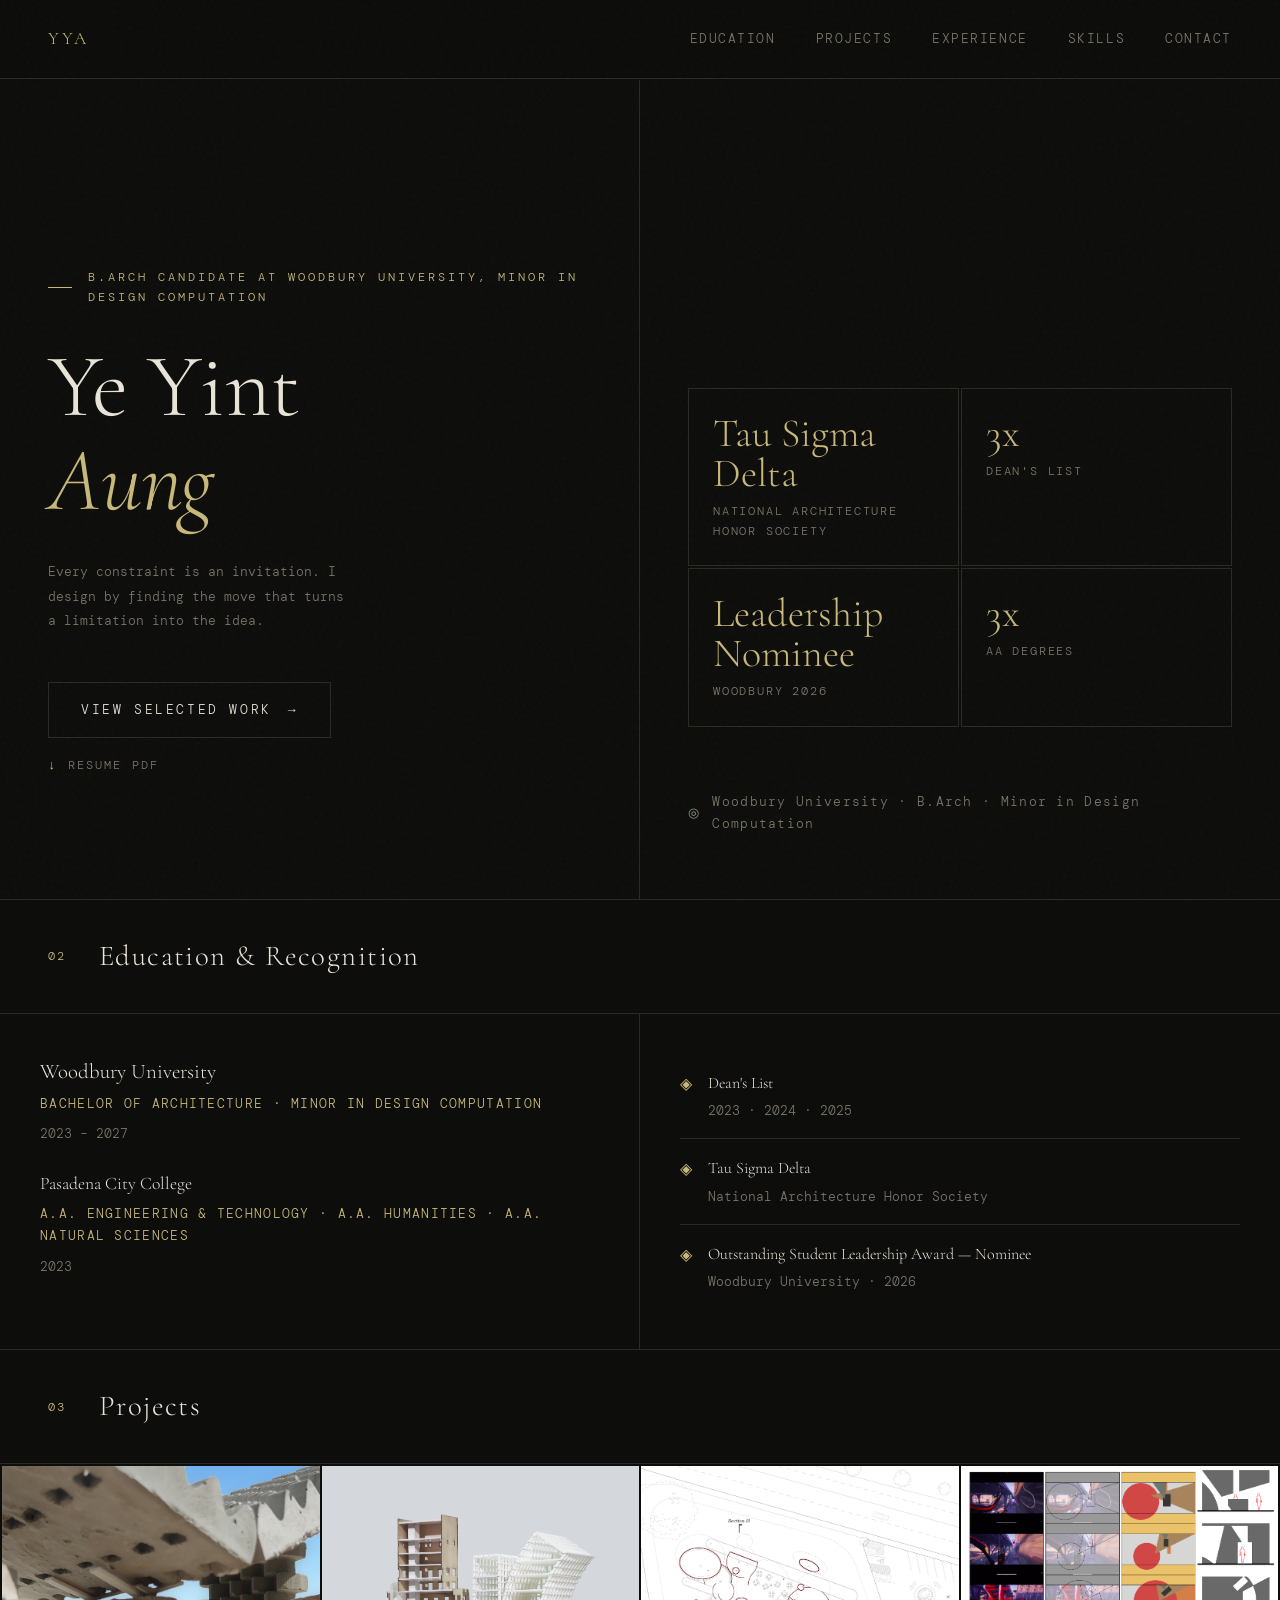
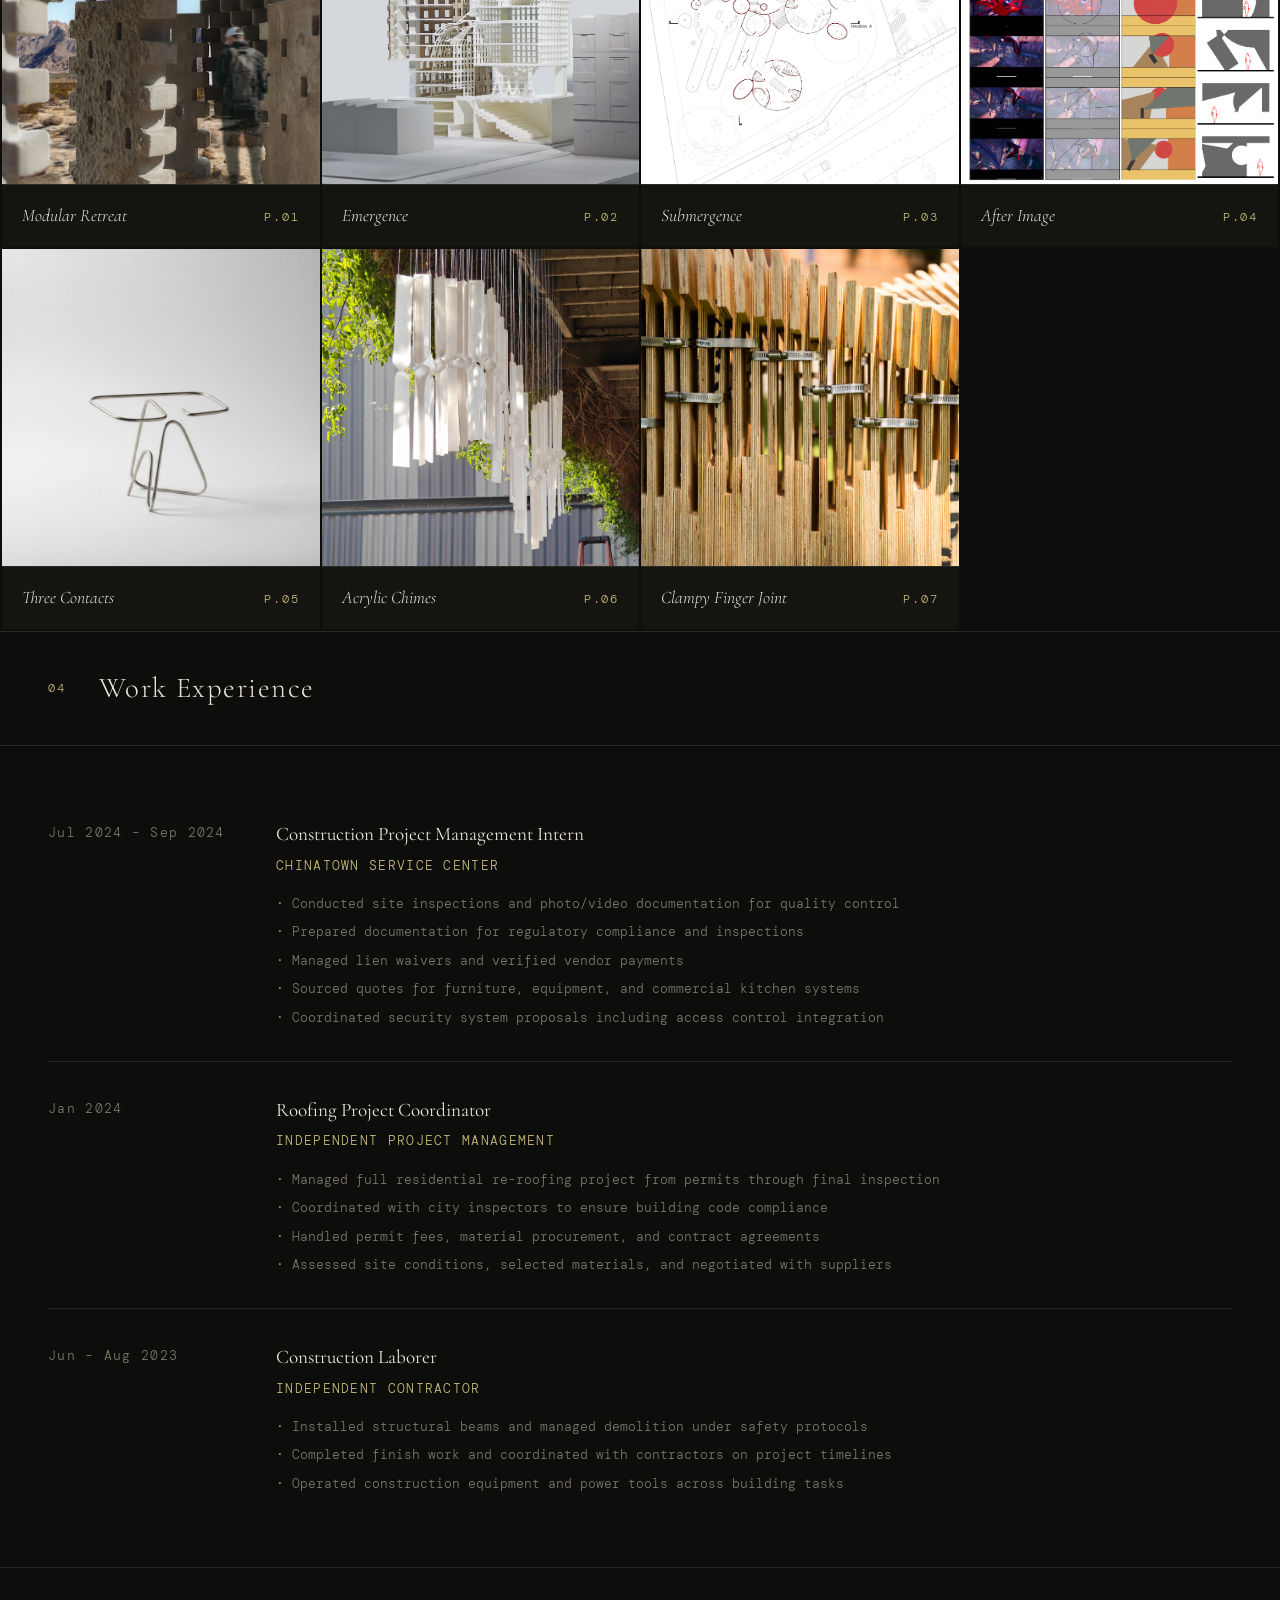
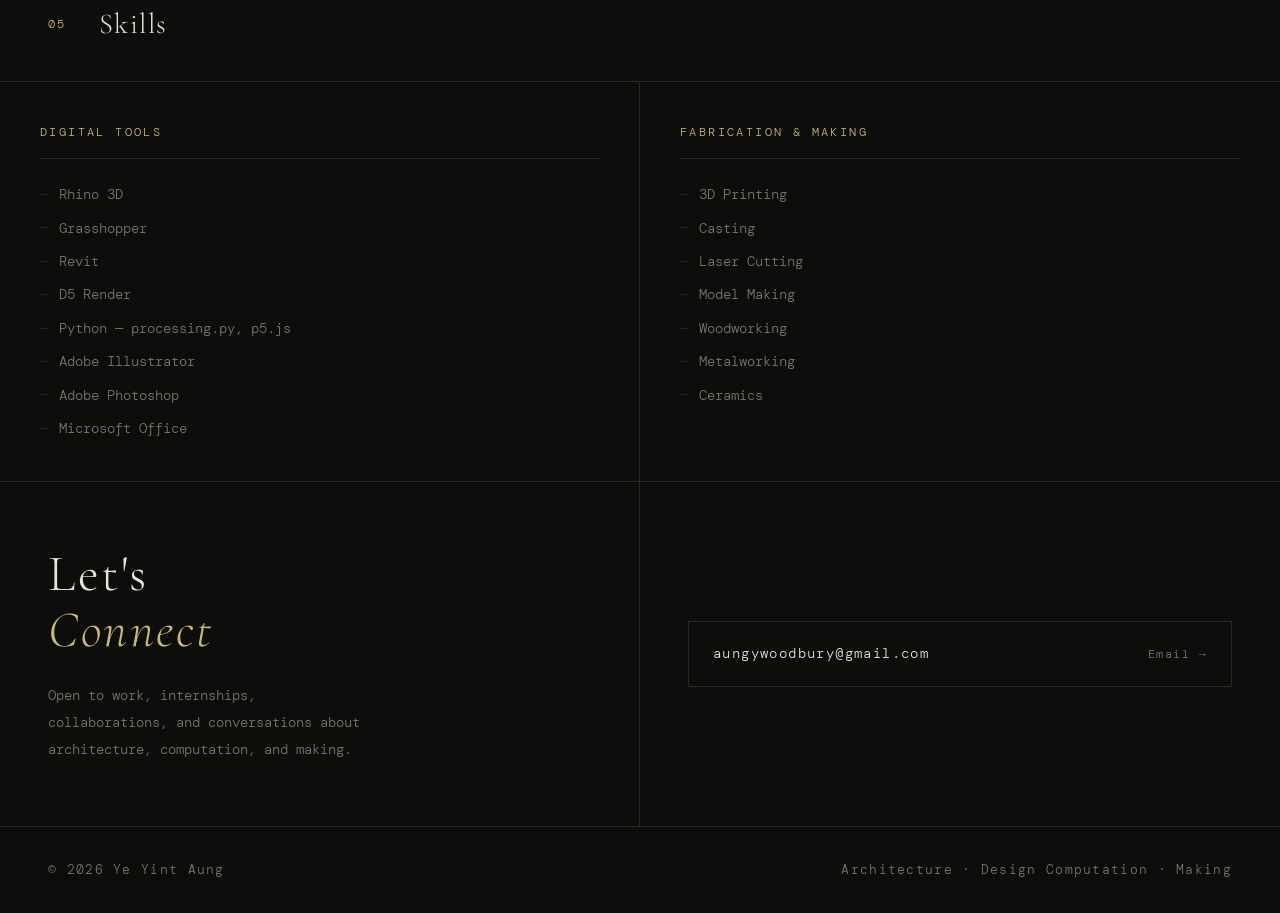
<file: index.html>
<!DOCTYPE html>
<html lang="en">
<head>
  <meta charset="UTF-8"/>
  <meta name="viewport" content="width=device-width, initial-scale=1.0"/>
  <title>Ye Yint Aung — Architecture Portfolio</title>
  <link href="https://fonts.googleapis.com/css2?family=Cormorant+Garamond:ital,wght@0,300;0,400;0,600;1,300;1,400&family=DM+Mono:wght@300;400&display=swap" rel="stylesheet"/>
  <link rel="stylesheet" href="style.css"/>
  <link rel="icon" type="image/png" href="favicon.png"/>
</head>
<body>

<!-- ══ NAV ══ -->
<nav>
  <a href="index.html" class="nav-logo">YYA</a>
  <div class="nav-links">
    <a href="#education">Education</a>
    <a href="projects.html">Projects</a>
    <a href="#experience">Experience</a>
    <a href="#skills">Skills</a>
    <a href="#contact">Contact</a>
  </div>
  <button class="nav-hamburger" id="nav-hamburger" aria-label="Toggle menu">
    <span></span><span></span><span></span>
  </button>
</nav>

<!-- ══ 01 · INTRODUCTION ══ -->
<section id="hero">
  <div class="hero-left">
    <div class="hero-tag">B.Arch candidate at Woodbury University, Minor in Design Computation</div>
    <h1>Ye Yint<br/><em>Aung</em></h1>
    <p class="hero-desc">
      Every constraint is an invitation. I design by finding the move that turns a limitation into the idea.
    </p>
    <a href="#projects" class="hero-cta">View Selected Work</a>
    <div class="hero-downloads">
      <a href="assets/YeYintAung-Resume.pdf" download class="hero-dl-btn">
        <span class="dl-icon">↓</span> Resume PDF
      </a>
    </div>
  </div>
  <div class="hero-right">
    <div class="hero-stats">
      <div class="stat">
        <div class="stat-num">Tau Sigma Delta</div>
        <div class="stat-label">National Architecture Honor Society</div>
      </div>
      <div class="stat">
        <div class="stat-num">3x</div>
        <div class="stat-label">Dean's List</div>
      </div>
      <div class="stat">
        <div class="stat-num">Leadership Nominee</div>
        <div class="stat-label">Woodbury 2026</div>
      </div>
      <div class="stat">
        <div class="stat-num">3x</div>
        <div class="stat-label">AA Degrees</div>
      </div>
    </div>
    <div class="hero-location">Woodbury University · B.Arch · Minor in Design Computation</div>
  </div>
</section>

<!-- ══ 02 · EDUCATION & RECOGNITION ══ -->
<section id="education">
  <div class="section-header">
    <span class="section-num">02</span>
    <h2>Education &amp; Recognition</h2>
  </div>
  <div class="edu-grid">
    <div class="edu-block">
      <div class="edu-school">Woodbury University</div>
      <div class="edu-degree">Bachelor of Architecture · Minor in Design Computation</div>
      <div class="edu-year">2023 – 2027</div>

      <div class="edu-school" style="font-size:1.1rem;">Pasadena City College</div>
      <div class="edu-degree">A.A. Engineering &amp; Technology · A.A. Humanities · A.A. Natural Sciences</div>
      <div class="edu-year">2023</div>
    </div>
    <div class="edu-block">
      <div class="award-item">
        <div class="award-icon">◈</div>
        <div>
          <div class="award-name">Dean's List</div>
          <div class="award-detail">2023 · 2024 · 2025</div>
        </div>
      </div>
      <div class="award-item">
        <div class="award-icon">◈</div>
        <div>
          <div class="award-name">Tau Sigma Delta</div>
          <div class="award-detail">National Architecture Honor Society</div>
        </div>
      </div>
      <div class="award-item">
        <div class="award-icon">◈</div>
        <div>
          <div class="award-name">Outstanding Student Leadership Award — Nominee</div>
          <div class="award-detail">Woodbury University · 2026</div>
        </div>
      </div>
    </div>
  </div>
</section>

<!-- ══ 03 · PROJECTS ══ -->
<section id="projects">
  <div class="section-header">
    <span class="section-num">03</span>
    <h2>Projects</h2>
  </div>
  <div class="projects-grid">

    <!-- P.01 -->
    <a href="modular-retreat.html" class="project-card">
      <div class="card-image">
        <img src="images/modular-retreat-cover.png.png" alt="Modular Retreat"/>
        <div class="card-overlay">
          <div class="overlay-tag">Modular Retreat</div>
          <p class="overlay-desc">A pavilion for hikers approaching Mount Whitney. Two panel types, 75% perlite mix — the molds become benches.</p>
          <span class="overlay-cta">Tilt-up Concrete · Lone Pine, CA</span>
        </div>
      </div>
      <div class="card-body">
        <div class="card-name">Modular Retreat</div>
        <div class="card-num">P.01</div>
      </div>
    </a>

    <!-- P.02 -->
    <a href="emergence.html" class="project-card">
      <div class="card-image">
        <img src="images/emergence-cover.png.png" alt="Emergence"/>
        <div class="card-overlay">
          <div class="overlay-tag">Emergence</div>
          <p class="overlay-desc">The historic E. Clem Wilson Building reborn as a Center for Art, Media, and Performance. The old structure generates the new.</p>
          <span class="overlay-cta">Adaptive Reuse · Los Angeles, CA</span>
        </div>
      </div>
      <div class="card-body">
        <div class="card-name">Emergence</div>
        <div class="card-num">P.02</div>
      </div>
    </a>

    <!-- P.03 -->
    <a href="submergence.html" class="project-card">
      <div class="card-image">
        <img src="images/submergence-cover.jpg" alt="Submergence"/>
        <div class="card-overlay">
          <div class="overlay-tag">Submergence</div>
          <p class="overlay-desc">An underused pool site reactivated as civic space. A floating canopy shades, collects rainwater, and lets light in across a triangular urban site.</p>
          <span class="overlay-cta">Civic Design · Chinatown, Los Angeles</span>
        </div>
      </div>
      <div class="card-body">
        <div class="card-name">Submergence</div>
        <div class="card-num">P.03</div>
      </div>
    </a>

    <!-- P.04 -->
    <a href="after-image.html" class="project-card">
      <div class="card-image">
        <img src="images/after-image-cover.png" alt="After Image"/>
        <div class="card-overlay">
          <div class="overlay-tag">After Image</div>
          <p class="overlay-desc">A student lounge built from motion. Footage from Spider-Verse tracked, abstracted, and extruded into a geometry frozen mid-glitch.</p>
          <span class="overlay-cta">Student Lounge · Burbank, CA</span>
        </div>
      </div>
      <div class="card-body">
        <div class="card-name">After Image</div>
        <div class="card-num">P.04</div>
      </div>
    </a>

    <!-- P.05 -->
    <a href="three-contacts.html" class="project-card">
      <div class="card-image">
        <img src="images/three-contacts-cover.jpg" alt="Three Contacts"/>
        <div class="card-overlay">
          <div class="overlay-tag">Three Contacts</div>
          <p class="overlay-desc">A bookstand from one continuous cold-rolled steel rod. Three contacts — a point, a curve, and a line.</p>
          <span class="overlay-cta">Object Design</span>
        </div>
      </div>
      <div class="card-body">
        <div class="card-name">Three Contacts</div>
        <div class="card-num">P.05</div>
      </div>
    </a>

    <!-- P.06 -->
    <a href="acrylic-chimes.html" class="project-card">
      <div class="card-image">
        <img src="images/acrylic-chimes-cover.jpg" alt="Acrylic Chimes"/>
        <div class="card-overlay">
          <div class="overlay-tag">Acrylic Chimes</div>
          <p class="overlay-desc">The installation reshapes recycled acrylic into a rhythmic field of chimes that frame fragments of the surrounds, invite tactile interactions, and respond to movement and airflow with subtle sound and shimmer.</p>
          <span class="overlay-cta">Installation</span>
        </div>
      </div>
      <div class="card-body">
        <div class="card-name">Acrylic Chimes</div>
        <div class="card-num">P.06</div>
      </div>
    </a>

    <!-- P.07 -->
    <a href="clampy-finger-joint.html" class="project-card">
      <div class="card-image">
        <img src="images/clampy-finger-joint-cover.jpg" alt="Clampy Finger Joint"/>
        <div class="card-overlay">
          <div class="overlay-tag">Clampy Finger Joint</div>
          <p class="overlay-desc">A recycled wood bench held together by hose clamps, using uniquely labeled components to create structure through compression and friction.</p>
          <span class="overlay-cta">Installation</span>
        </div>
      </div>
      <div class="card-body">
        <div class="card-name">Clampy Finger Joint</div>
        <div class="card-num">P.07</div>
      </div>
    </a>

  </div>
</section>

<!-- ══ 04 · EXPERIENCE ══ -->
<section id="experience">
  <div class="section-header">
    <span class="section-num">04</span>
    <h2>Work Experience</h2>
  </div>
  <div class="exp-list">
    <div class="exp-item">
      <div class="exp-date">Jul 2024 – Sep 2024</div>
      <div>
        <div class="exp-role">Construction Project Management Intern</div>
        <div class="exp-company">Chinatown Service Center</div>
        <ul class="exp-bullets">
          <li>Conducted site inspections and photo/video documentation for quality control</li>
          <li>Prepared documentation for regulatory compliance and inspections</li>
          <li>Managed lien waivers and verified vendor payments</li>
          <li>Sourced quotes for furniture, equipment, and commercial kitchen systems</li>
          <li>Coordinated security system proposals including access control integration</li>
        </ul>
      </div>
    </div>
    <div class="exp-item">
      <div class="exp-date">Jan 2024</div>
      <div>
        <div class="exp-role">Roofing Project Coordinator</div>
        <div class="exp-company">Independent Project Management</div>
        <ul class="exp-bullets">
          <li>Managed full residential re-roofing project from permits through final inspection</li>
          <li>Coordinated with city inspectors to ensure building code compliance</li>
          <li>Handled permit fees, material procurement, and contract agreements</li>
          <li>Assessed site conditions, selected materials, and negotiated with suppliers</li>
        </ul>
      </div>
    </div>
    <div class="exp-item">
      <div class="exp-date">Jun – Aug 2023</div>
      <div>
        <div class="exp-role">Construction Laborer</div>
        <div class="exp-company">Independent Contractor</div>
        <ul class="exp-bullets">
          <li>Installed structural beams and managed demolition under safety protocols</li>
          <li>Completed finish work and coordinated with contractors on project timelines</li>
          <li>Operated construction equipment and power tools across building tasks</li>
        </ul>
      </div>
    </div>
  </div>
</section>

<!-- ══ 05 · SKILLS ══ -->
<section id="skills">
  <div class="section-header">
    <span class="section-num">05</span>
    <h2>Skills</h2>
  </div>
  <div class="skills-grid">
    <div class="skill-group">
      <div class="skill-group-title">Digital Tools</div>
      <ul class="skill-list">
        <li>Rhino 3D</li>
        <li>Grasshopper</li>
        <li>Revit</li>
        <li>D5 Render</li>
        <li>Python — processing.py, p5.js</li>
        <li>Adobe Illustrator</li>
        <li>Adobe Photoshop</li>
        <li>Microsoft Office</li>
      </ul>
    </div>
    <div class="skill-group">
      <div class="skill-group-title">Fabrication &amp; Making</div>
      <ul class="skill-list">
        <li>3D Printing</li>
        <li>Casting</li>
        <li>Laser Cutting</li>
        <li>Model Making</li>
        <li>Woodworking</li>
        <li>Metalworking</li>
        <li>Ceramics</li>
      </ul>
    </div>
  </div>
</section>

<!-- ══ 06 · CONTACT ══ -->
<section id="contact">
  <div class="contact-left">
    <h2 class="contact-heading">Let's<br/><em>Connect</em></h2>
    <p class="contact-sub">Open to work, internships, collaborations, and conversations about architecture, computation, and making.</p>
  </div>
  <div class="contact-right">
    <a href="mailto:aungywoodbury@gmail.com" class="contact-link">
      aungywoodbury@gmail.com
      <span>Email →</span>
    </a>
  </div>
</section>

<footer>
  <span>© 2026 Ye Yint Aung</span>
  <span>Architecture · Design Computation · Making</span>
</footer>

<script>
  const hamburger = document.getElementById('nav-hamburger');
  const navLinks = document.querySelector('.nav-links');
  hamburger.addEventListener('click', () => {
    navLinks.classList.toggle('open');
  });
  navLinks.querySelectorAll('a').forEach(link => {
    link.addEventListener('click', () => navLinks.classList.remove('open'));
  });
</script>

</body>
</html>
</file>
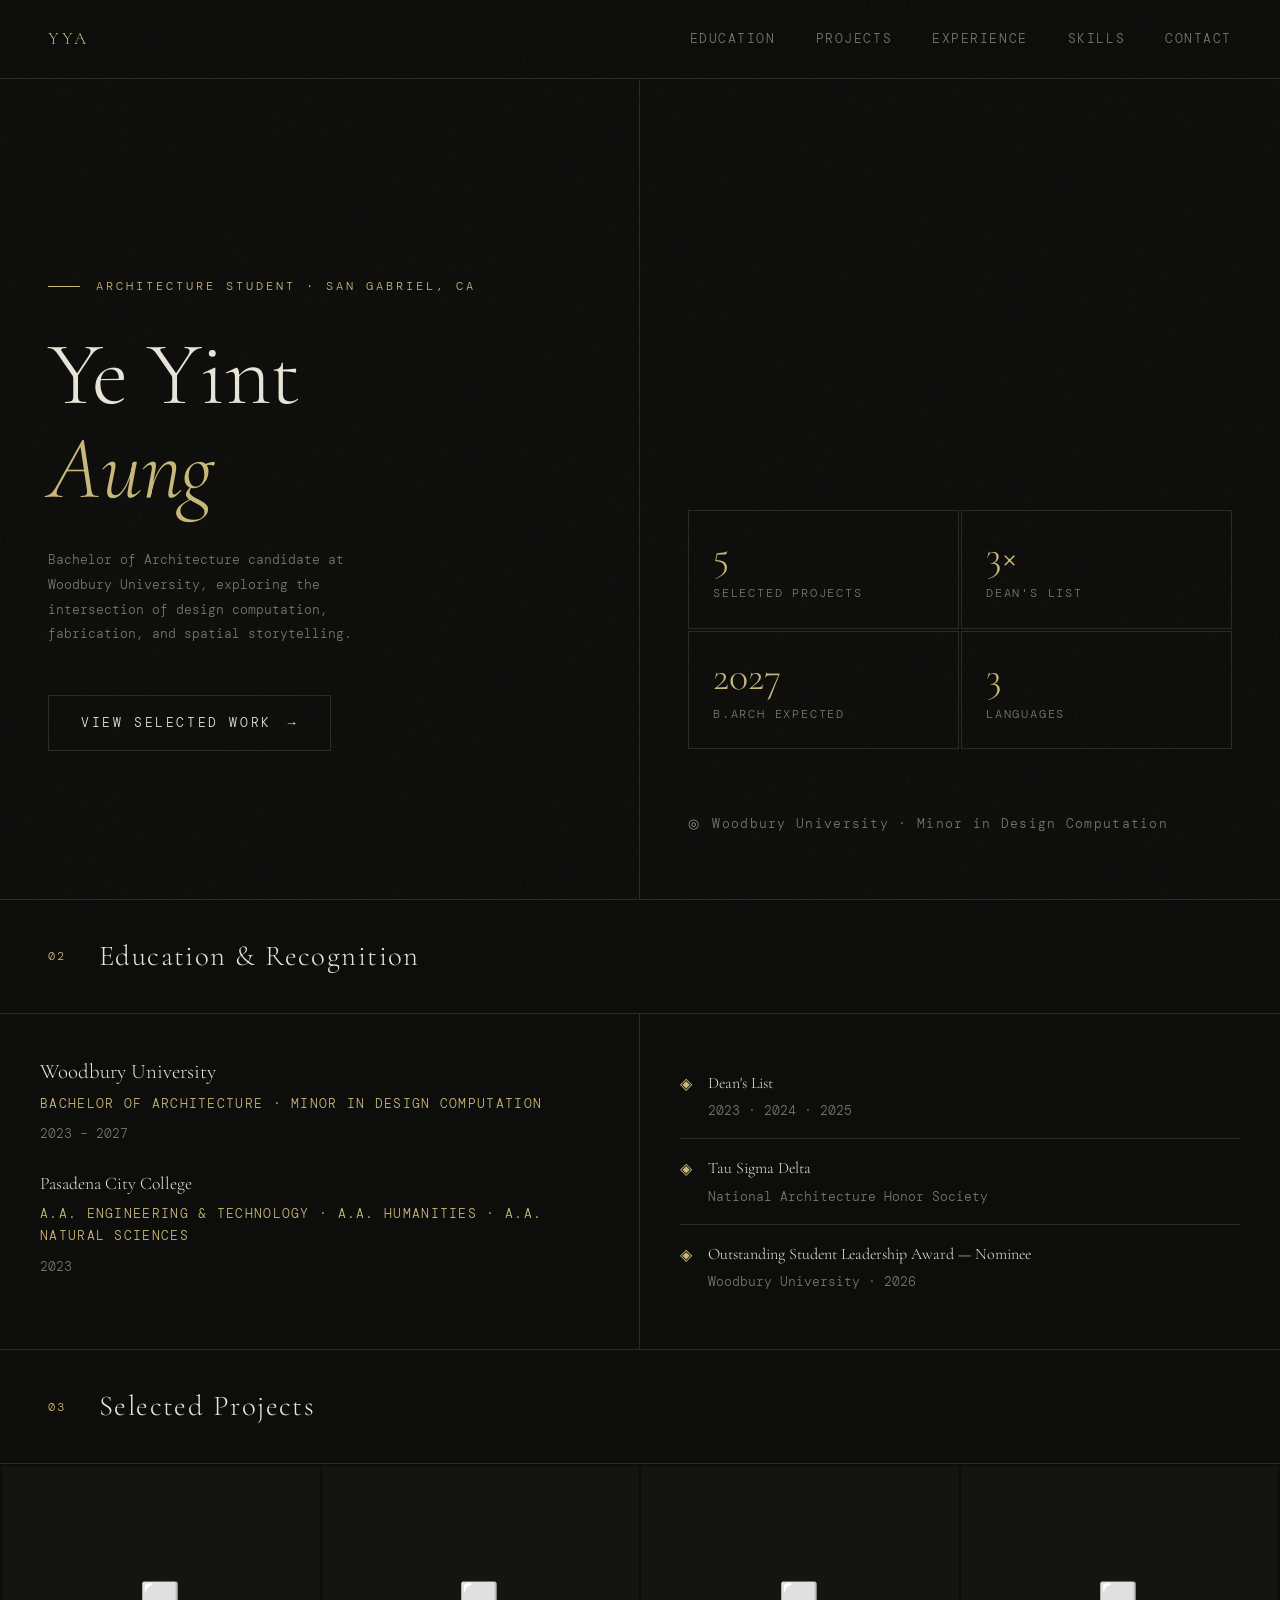
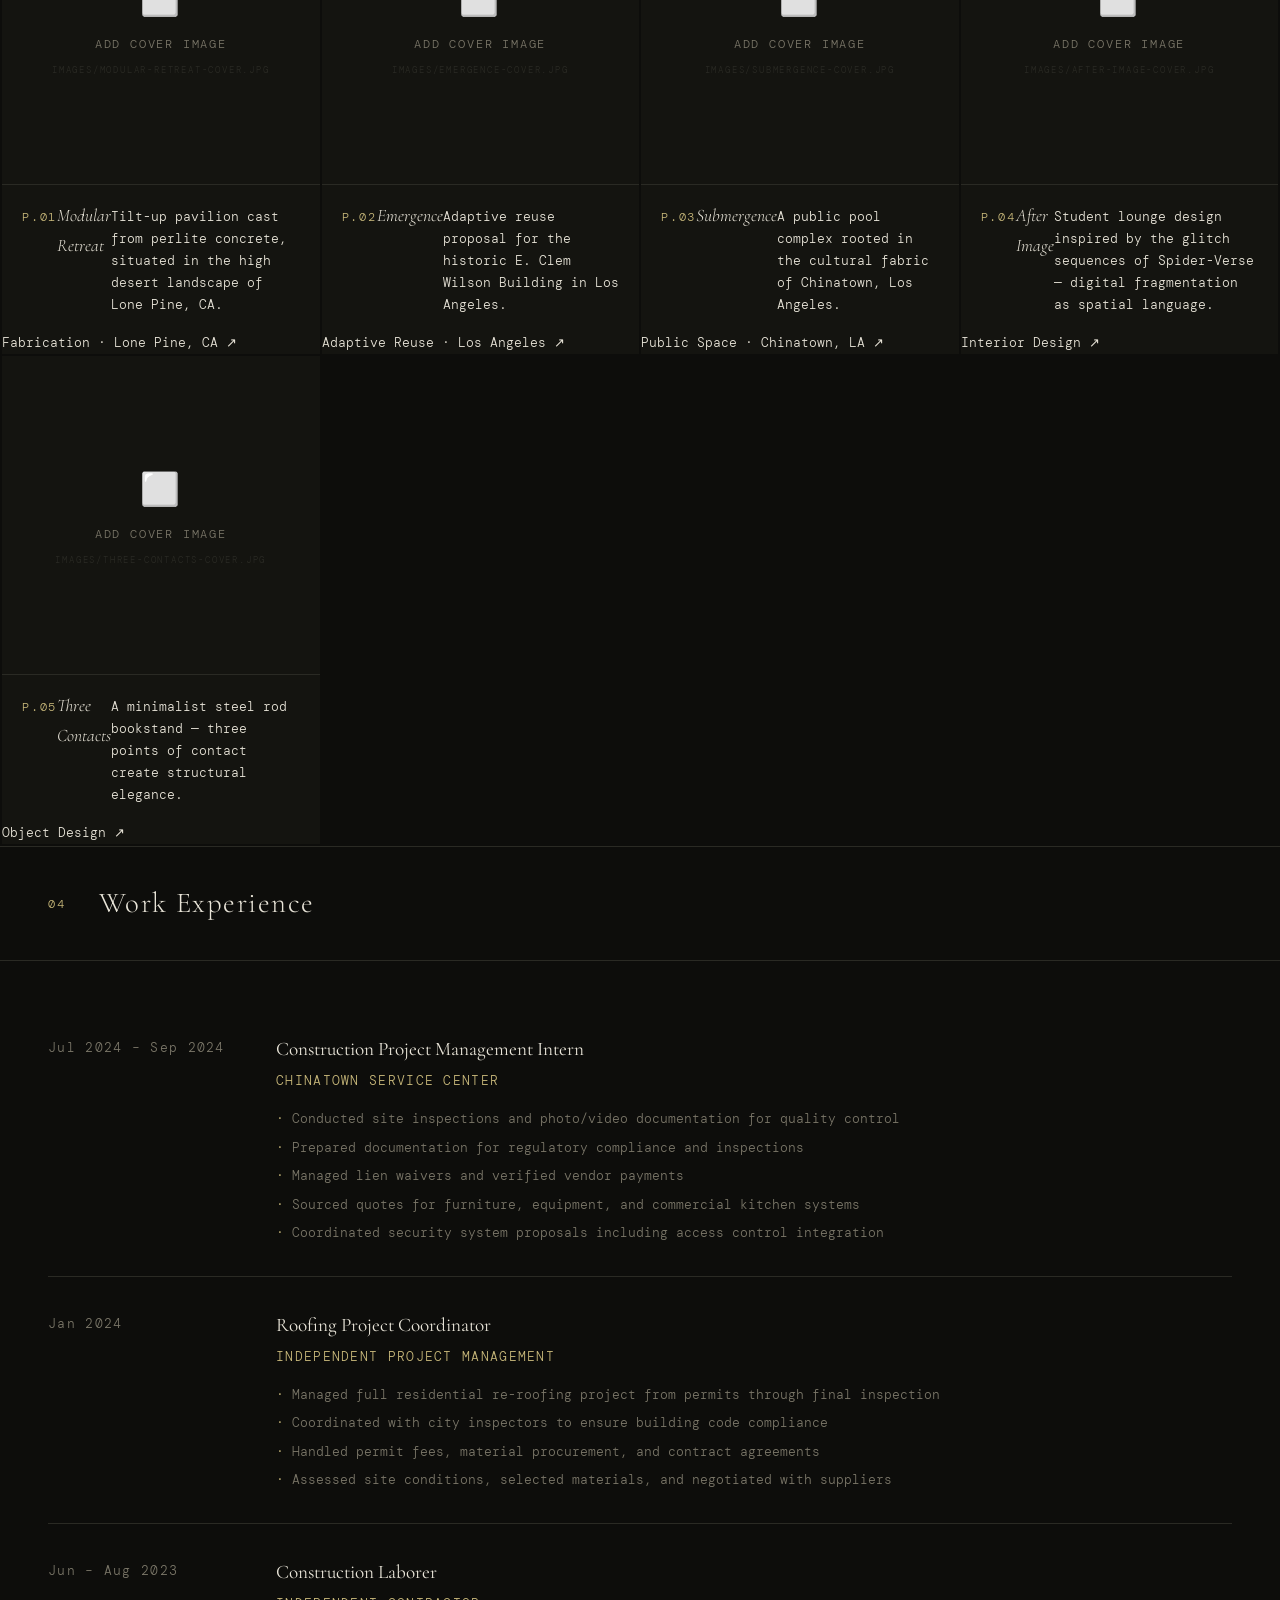
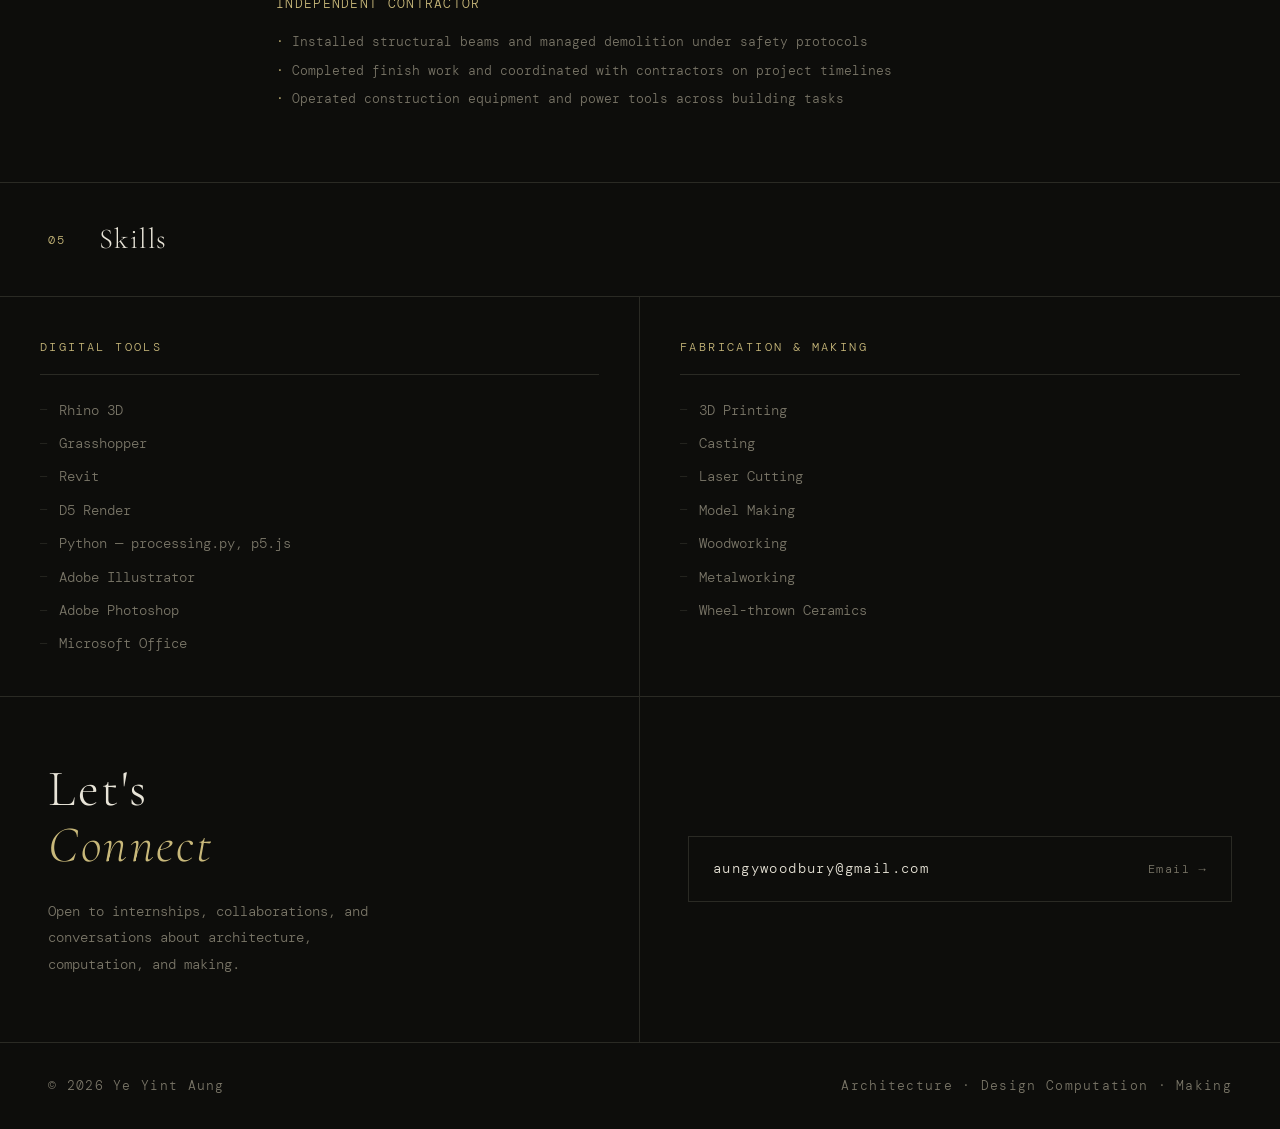
<file: index (1).html>
<!DOCTYPE html>
<html lang="en">
<head>
  <meta charset="UTF-8"/>
  <meta name="viewport" content="width=device-width, initial-scale=1.0"/>
  <title>Ye Yint Aung — Architecture Portfolio</title>
  <link href="https://fonts.googleapis.com/css2?family=Cormorant+Garamond:ital,wght@0,300;0,400;0,600;1,300;1,400&family=DM+Mono:wght@300;400&display=swap" rel="stylesheet"/>
  <link rel="stylesheet" href="style.css"/>
</head>
<body>

<!-- ══ NAV ══ -->
<nav>
  <a href="index.html" class="nav-logo">YYA</a>
  <div class="nav-links">
    <a href="#education">Education</a>
    <a href="#projects">Projects</a>
    <a href="#experience">Experience</a>
    <a href="#skills">Skills</a>
    <a href="#contact">Contact</a>
  </div>
</nav>

<!-- ══ 01 · INTRODUCTION ══ -->
<section id="hero">
  <div class="hero-left">
    <div class="hero-tag">Architecture Student · San Gabriel, CA</div>
    <h1>Ye Yint<br/><em>Aung</em></h1>
    <p class="hero-desc">
      Bachelor of Architecture candidate at Woodbury University, exploring the intersection of design computation, fabrication, and spatial storytelling.
    </p>
    <a href="#projects" class="hero-cta">View Selected Work</a>
  </div>
  <div class="hero-right">
    <div class="hero-stats">
      <div class="stat">
        <div class="stat-num">5</div>
        <div class="stat-label">Selected Projects</div>
      </div>
      <div class="stat">
        <div class="stat-num">3×</div>
        <div class="stat-label">Dean's List</div>
      </div>
      <div class="stat">
        <div class="stat-num">2027</div>
        <div class="stat-label">B.Arch Expected</div>
      </div>
      <div class="stat">
        <div class="stat-num">3</div>
        <div class="stat-label">Languages</div>
      </div>
    </div>
    <div class="hero-location">Woodbury University · Minor in Design Computation</div>
  </div>
</section>

<!-- ══ 02 · EDUCATION & RECOGNITION ══ -->
<section id="education">
  <div class="section-header">
    <span class="section-num">02</span>
    <h2>Education &amp; Recognition</h2>
  </div>
  <div class="edu-grid">
    <div class="edu-block">
      <div class="edu-school">Woodbury University</div>
      <div class="edu-degree">Bachelor of Architecture · Minor in Design Computation</div>
      <div class="edu-year">2023 – 2027</div>

      <div class="edu-school" style="font-size:1.1rem;">Pasadena City College</div>
      <div class="edu-degree">A.A. Engineering &amp; Technology · A.A. Humanities · A.A. Natural Sciences</div>
      <div class="edu-year">2023</div>
    </div>
    <div class="edu-block">
      <div class="award-item">
        <div class="award-icon">◈</div>
        <div>
          <div class="award-name">Dean's List</div>
          <div class="award-detail">2023 · 2024 · 2025</div>
        </div>
      </div>
      <div class="award-item">
        <div class="award-icon">◈</div>
        <div>
          <div class="award-name">Tau Sigma Delta</div>
          <div class="award-detail">National Architecture Honor Society</div>
        </div>
      </div>
      <div class="award-item">
        <div class="award-icon">◈</div>
        <div>
          <div class="award-name">Outstanding Student Leadership Award — Nominee</div>
          <div class="award-detail">Woodbury University · 2026</div>
        </div>
      </div>
    </div>
  </div>
</section>

<!-- ══ 03 · PROJECTS ══ -->
<section id="projects">
  <div class="section-header">
    <span class="section-num">03</span>
    <h2>Selected Projects</h2>
  </div>
  <div class="projects-grid">

    <a href="modular-retreat.html" class="project-card">
      <div class="card-image">
        <!-- TO ADD IMAGE: remove the comment tags around the img line below, and delete the placeholder div -->
        <!-- <img src="images/modular-retreat-cover.jpg" alt="Modular Retreat"/> -->
        <div class="placeholder">
          <span style="font-size:2rem; color:#2a2a24;">⬜</span>
          <span>Add cover image</span>
          <span style="font-size:9px; color:#2a2a24;">images/modular-retreat-cover.jpg</span>
        </div>
      </div>
      <div class="card-body">
        <div class="card-num">P.01</div>
        <div class="card-name">Modular Retreat</div>
        <p class="card-desc">Tilt-up pavilion cast from perlite concrete, situated in the high desert landscape of Lone Pine, CA.</p>
      </div>
      <div class="card-footer">
        <span class="card-tag">Fabrication · Lone Pine, CA</span>
        <span class="card-arrow">↗</span>
      </div>
    </a>

    <a href="emergence.html" class="project-card">
      <div class="card-image">
        <!-- <img src="images/emergence-cover.jpg" alt="Emergence"/> -->
        <div class="placeholder">
          <span style="font-size:2rem; color:#2a2a24;">⬜</span>
          <span>Add cover image</span>
          <span style="font-size:9px; color:#2a2a24;">images/emergence-cover.jpg</span>
        </div>
      </div>
      <div class="card-body">
        <div class="card-num">P.02</div>
        <div class="card-name">Emergence</div>
        <p class="card-desc">Adaptive reuse proposal for the historic E. Clem Wilson Building in Los Angeles.</p>
      </div>
      <div class="card-footer">
        <span class="card-tag">Adaptive Reuse · Los Angeles</span>
        <span class="card-arrow">↗</span>
      </div>
    </a>

    <a href="submergence.html" class="project-card">
      <div class="card-image">
        <!-- <img src="images/submergence-cover.jpg" alt="Submergence"/> -->
        <div class="placeholder">
          <span style="font-size:2rem; color:#2a2a24;">⬜</span>
          <span>Add cover image</span>
          <span style="font-size:9px; color:#2a2a24;">images/submergence-cover.jpg</span>
        </div>
      </div>
      <div class="card-body">
        <div class="card-num">P.03</div>
        <div class="card-name">Submergence</div>
        <p class="card-desc">A public pool complex rooted in the cultural fabric of Chinatown, Los Angeles.</p>
      </div>
      <div class="card-footer">
        <span class="card-tag">Public Space · Chinatown, LA</span>
        <span class="card-arrow">↗</span>
      </div>
    </a>

    <a href="after-image.html" class="project-card">
      <div class="card-image">
        <!-- <img src="images/after-image-cover.jpg" alt="After Image"/> -->
        <div class="placeholder">
          <span style="font-size:2rem; color:#2a2a24;">⬜</span>
          <span>Add cover image</span>
          <span style="font-size:9px; color:#2a2a24;">images/after-image-cover.jpg</span>
        </div>
      </div>
      <div class="card-body">
        <div class="card-num">P.04</div>
        <div class="card-name">After Image</div>
        <p class="card-desc">Student lounge design inspired by the glitch sequences of Spider-Verse — digital fragmentation as spatial language.</p>
      </div>
      <div class="card-footer">
        <span class="card-tag">Interior Design</span>
        <span class="card-arrow">↗</span>
      </div>
    </a>

    <a href="three-contacts.html" class="project-card" style="border-right:none;">
      <div class="card-image">
        <!-- <img src="images/three-contacts-cover.jpg" alt="Three Contacts"/> -->
        <div class="placeholder">
          <span style="font-size:2rem; color:#2a2a24;">⬜</span>
          <span>Add cover image</span>
          <span style="font-size:9px; color:#2a2a24;">images/three-contacts-cover.jpg</span>
        </div>
      </div>
      <div class="card-body">
        <div class="card-num">P.05</div>
        <div class="card-name">Three Contacts</div>
        <p class="card-desc">A minimalist steel rod bookstand — three points of contact create structural elegance.</p>
      </div>
      <div class="card-footer">
        <span class="card-tag">Object Design</span>
        <span class="card-arrow">↗</span>
      </div>
    </a>

  </div>
</section>

<!-- ══ 04 · EXPERIENCE ══ -->
<section id="experience">
  <div class="section-header">
    <span class="section-num">04</span>
    <h2>Work Experience</h2>
  </div>
  <div class="exp-list">
    <div class="exp-item">
      <div class="exp-date">Jul 2024 – Sep 2024</div>
      <div>
        <div class="exp-role">Construction Project Management Intern</div>
        <div class="exp-company">Chinatown Service Center</div>
        <ul class="exp-bullets">
          <li>Conducted site inspections and photo/video documentation for quality control</li>
          <li>Prepared documentation for regulatory compliance and inspections</li>
          <li>Managed lien waivers and verified vendor payments</li>
          <li>Sourced quotes for furniture, equipment, and commercial kitchen systems</li>
          <li>Coordinated security system proposals including access control integration</li>
        </ul>
      </div>
    </div>
    <div class="exp-item">
      <div class="exp-date">Jan 2024</div>
      <div>
        <div class="exp-role">Roofing Project Coordinator</div>
        <div class="exp-company">Independent Project Management</div>
        <ul class="exp-bullets">
          <li>Managed full residential re-roofing project from permits through final inspection</li>
          <li>Coordinated with city inspectors to ensure building code compliance</li>
          <li>Handled permit fees, material procurement, and contract agreements</li>
          <li>Assessed site conditions, selected materials, and negotiated with suppliers</li>
        </ul>
      </div>
    </div>
    <div class="exp-item">
      <div class="exp-date">Jun – Aug 2023</div>
      <div>
        <div class="exp-role">Construction Laborer</div>
        <div class="exp-company">Independent Contractor</div>
        <ul class="exp-bullets">
          <li>Installed structural beams and managed demolition under safety protocols</li>
          <li>Completed finish work and coordinated with contractors on project timelines</li>
          <li>Operated construction equipment and power tools across building tasks</li>
        </ul>
      </div>
    </div>
  </div>
</section>

<!-- ══ 05 · SKILLS ══ -->
<section id="skills">
  <div class="section-header">
    <span class="section-num">05</span>
    <h2>Skills</h2>
  </div>
  <div class="skills-grid">
    <div class="skill-group">
      <div class="skill-group-title">Digital Tools</div>
      <ul class="skill-list">
        <li>Rhino 3D</li>
        <li>Grasshopper</li>
        <li>Revit</li>
        <li>D5 Render</li>
        <li>Python — processing.py, p5.js</li>
        <li>Adobe Illustrator</li>
        <li>Adobe Photoshop</li>
        <li>Microsoft Office</li>
      </ul>
    </div>
    <div class="skill-group">
      <div class="skill-group-title">Fabrication &amp; Making</div>
      <ul class="skill-list">
        <li>3D Printing</li>
        <li>Casting</li>
        <li>Laser Cutting</li>
        <li>Model Making</li>
        <li>Woodworking</li>
        <li>Metalworking</li>
        <li>Wheel-thrown Ceramics</li>
      </ul>
    </div>
  </div>
</section>

<!-- ══ 06 · CONTACT ══ -->
<section id="contact">
  <div class="contact-left">
    <h2 class="contact-heading">Let's<br/><em>Connect</em></h2>
    <p class="contact-sub">Open to internships, collaborations, and conversations about architecture, computation, and making.</p>
  </div>
  <div class="contact-right">
    <a href="mailto:aungywoodbury@gmail.com" class="contact-link">
      aungywoodbury@gmail.com
      <span>Email →</span>
    </a>
  </div>
</section>

<footer>
  <span>© 2026 Ye Yint Aung</span>
  <span>Architecture · Design Computation · Making</span>
</footer>

</body>
</html>
</file>
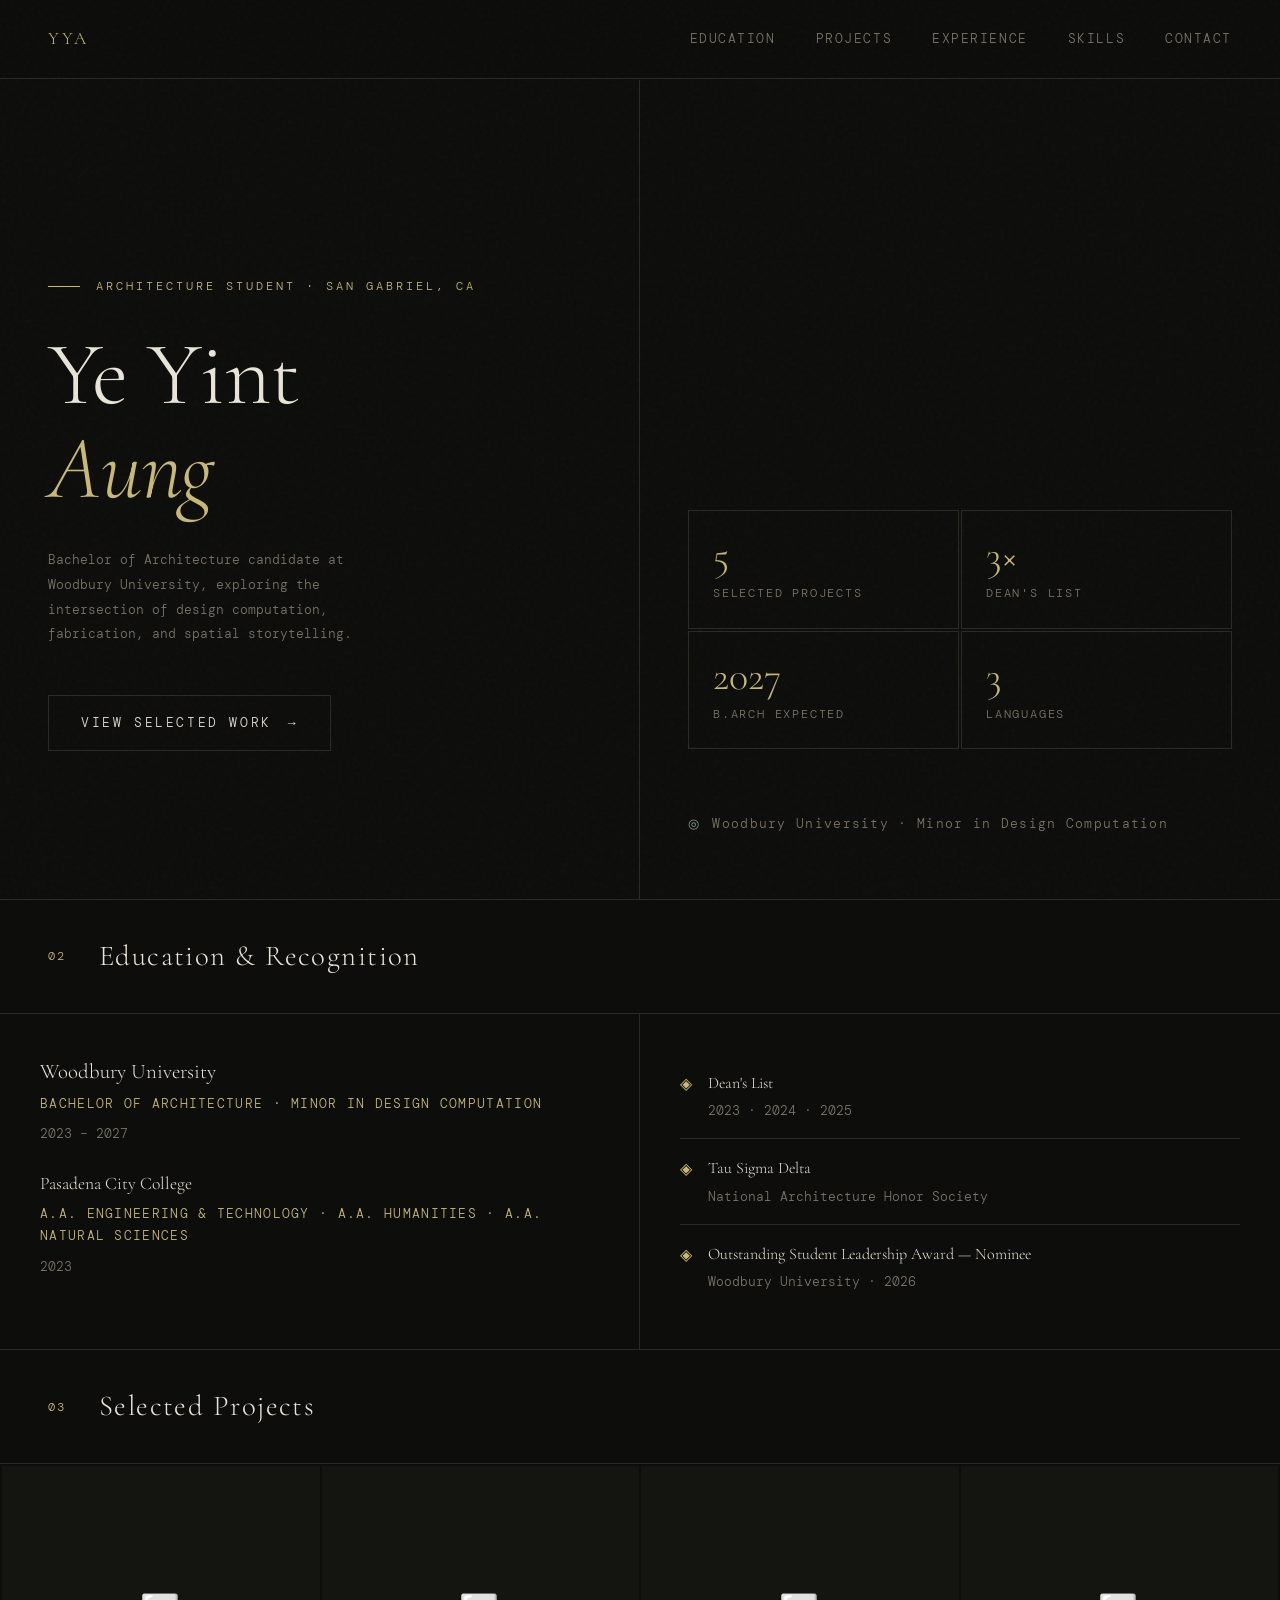
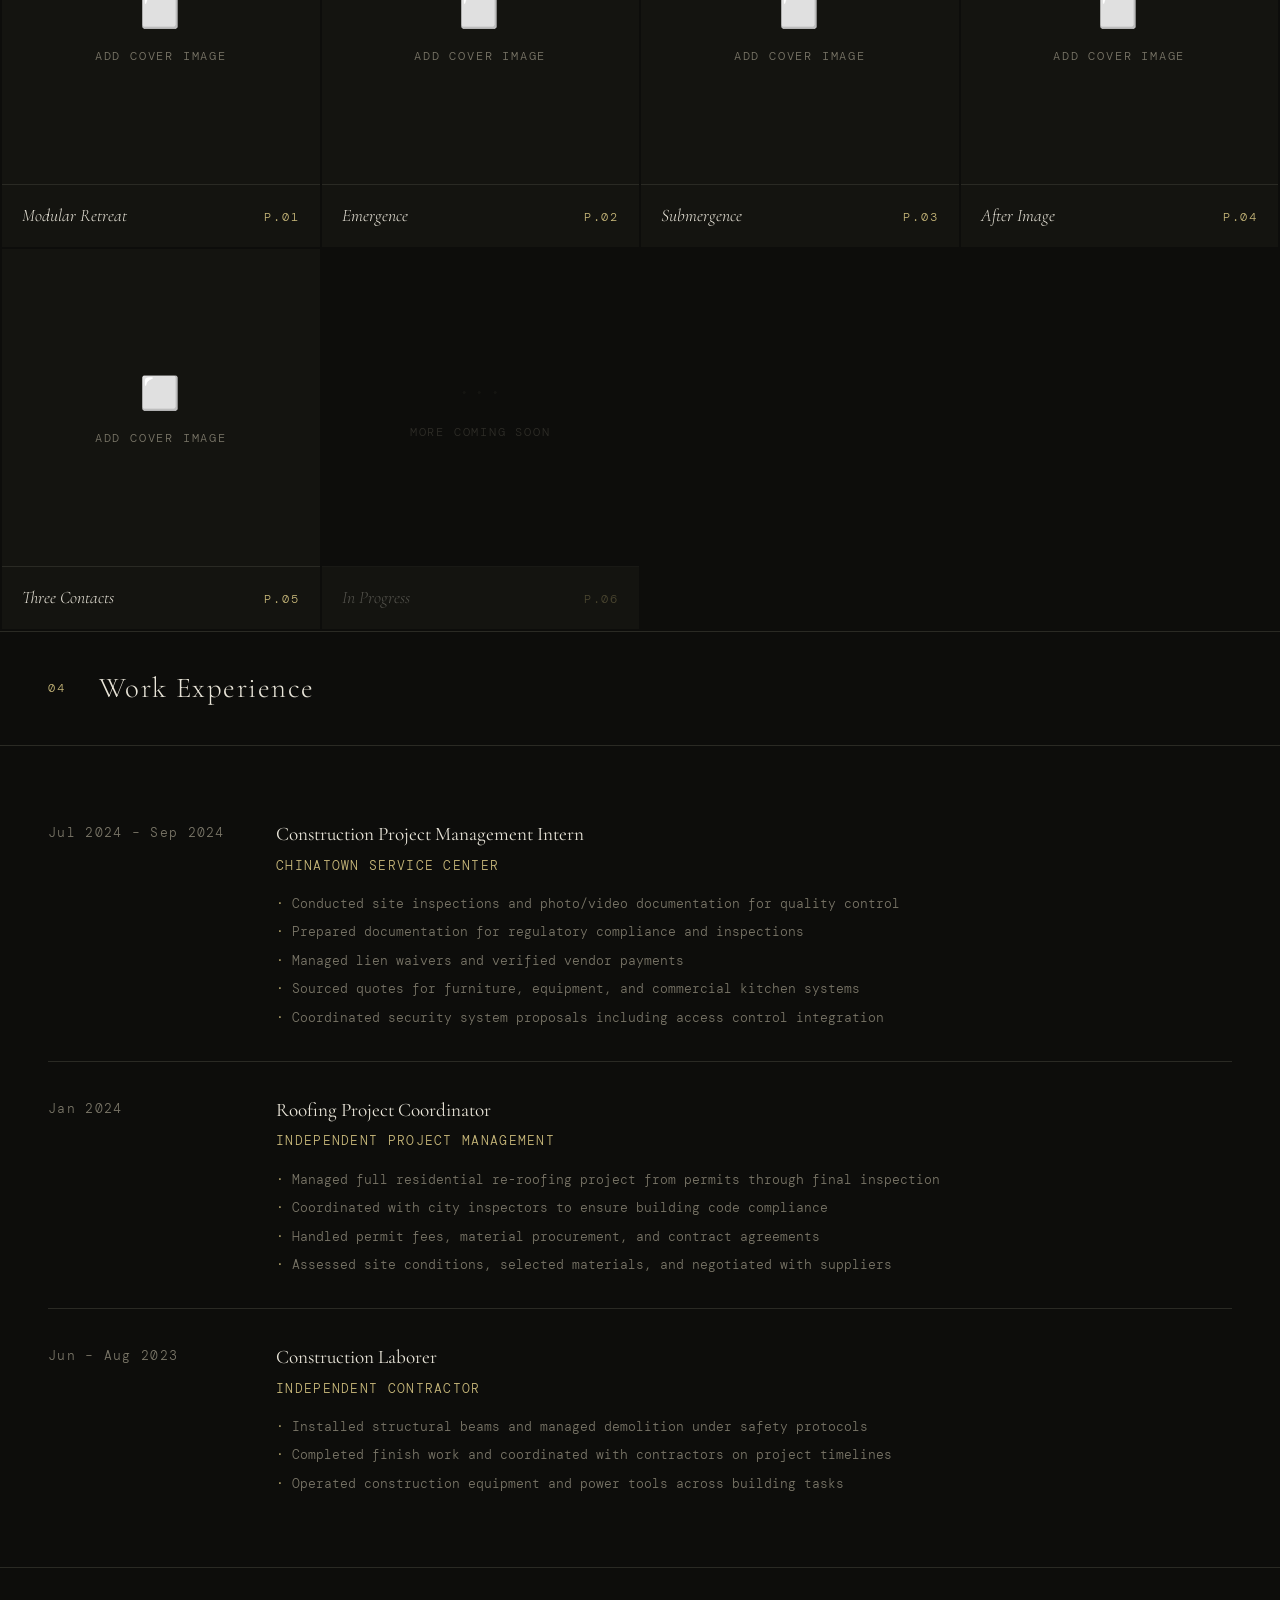
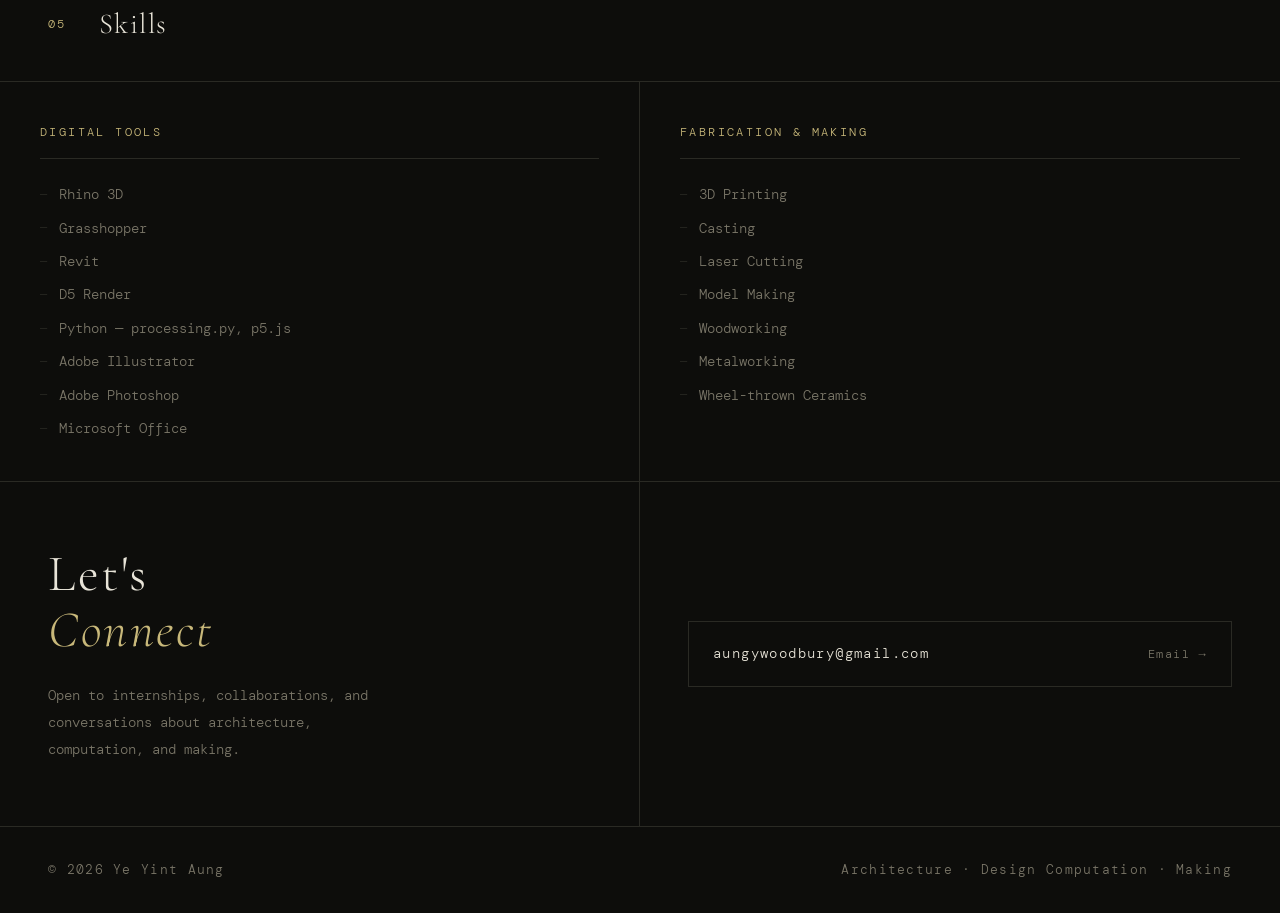
<file: index (2).html>
<!DOCTYPE html>
<html lang="en">
<head>
  <meta charset="UTF-8"/>
  <meta name="viewport" content="width=device-width, initial-scale=1.0"/>
  <title>Ye Yint Aung — Architecture Portfolio</title>
  <link href="https://fonts.googleapis.com/css2?family=Cormorant+Garamond:ital,wght@0,300;0,400;0,600;1,300;1,400&family=DM+Mono:wght@300;400&display=swap" rel="stylesheet"/>
  <link rel="stylesheet" href="style.css"/>
</head>
<body>

<!-- ══ NAV ══ -->
<nav>
  <a href="index.html" class="nav-logo">YYA</a>
  <div class="nav-links">
    <a href="#education">Education</a>
    <a href="#projects">Projects</a>
    <a href="#experience">Experience</a>
    <a href="#skills">Skills</a>
    <a href="#contact">Contact</a>
  </div>
</nav>

<!-- ══ 01 · INTRODUCTION ══ -->
<section id="hero">
  <div class="hero-left">
    <div class="hero-tag">Architecture Student · San Gabriel, CA</div>
    <h1>Ye Yint<br/><em>Aung</em></h1>
    <p class="hero-desc">
      Bachelor of Architecture candidate at Woodbury University, exploring the intersection of design computation, fabrication, and spatial storytelling.
    </p>
    <a href="#projects" class="hero-cta">View Selected Work</a>
  </div>
  <div class="hero-right">
    <div class="hero-stats">
      <div class="stat">
        <div class="stat-num">5</div>
        <div class="stat-label">Selected Projects</div>
      </div>
      <div class="stat">
        <div class="stat-num">3×</div>
        <div class="stat-label">Dean's List</div>
      </div>
      <div class="stat">
        <div class="stat-num">2027</div>
        <div class="stat-label">B.Arch Expected</div>
      </div>
      <div class="stat">
        <div class="stat-num">3</div>
        <div class="stat-label">Languages</div>
      </div>
    </div>
    <div class="hero-location">Woodbury University · Minor in Design Computation</div>
  </div>
</section>

<!-- ══ 02 · EDUCATION & RECOGNITION ══ -->
<section id="education">
  <div class="section-header">
    <span class="section-num">02</span>
    <h2>Education &amp; Recognition</h2>
  </div>
  <div class="edu-grid">
    <div class="edu-block">
      <div class="edu-school">Woodbury University</div>
      <div class="edu-degree">Bachelor of Architecture · Minor in Design Computation</div>
      <div class="edu-year">2023 – 2027</div>

      <div class="edu-school" style="font-size:1.1rem;">Pasadena City College</div>
      <div class="edu-degree">A.A. Engineering &amp; Technology · A.A. Humanities · A.A. Natural Sciences</div>
      <div class="edu-year">2023</div>
    </div>
    <div class="edu-block">
      <div class="award-item">
        <div class="award-icon">◈</div>
        <div>
          <div class="award-name">Dean's List</div>
          <div class="award-detail">2023 · 2024 · 2025</div>
        </div>
      </div>
      <div class="award-item">
        <div class="award-icon">◈</div>
        <div>
          <div class="award-name">Tau Sigma Delta</div>
          <div class="award-detail">National Architecture Honor Society</div>
        </div>
      </div>
      <div class="award-item">
        <div class="award-icon">◈</div>
        <div>
          <div class="award-name">Outstanding Student Leadership Award — Nominee</div>
          <div class="award-detail">Woodbury University · 2026</div>
        </div>
      </div>
    </div>
  </div>
</section>

<!-- ══ 03 · PROJECTS ══ -->
<section id="projects">
  <div class="section-header">
    <span class="section-num">03</span>
    <h2>Selected Projects</h2>
  </div>
  <div class="projects-grid">

    <!-- P.01 -->
    <a href="modular-retreat.html" class="project-card">
      <div class="card-image">
        <!-- <img src="images/modular-retreat-cover.jpg" alt="Modular Retreat"/> -->
        <div class="placeholder">
          <span style="font-size:2rem; color:#2a2a24;">⬜</span>
          <span>Add cover image</span>
        </div>
        <div class="card-overlay">
          <div class="overlay-tag">Fabrication · Lone Pine, CA</div>
          <p class="overlay-desc">Tilt-up pavilion cast from perlite concrete in the high desert landscape.</p>
          <span class="overlay-cta">View Project</span>
        </div>
      </div>
      <div class="card-body">
        <div class="card-name">Modular Retreat</div>
        <div class="card-num">P.01</div>
      </div>
    </a>

    <!-- P.02 -->
    <a href="emergence.html" class="project-card">
      <div class="card-image">
        <!-- <img src="images/emergence-cover.jpg" alt="Emergence"/> -->
        <div class="placeholder">
          <span style="font-size:2rem; color:#2a2a24;">⬜</span>
          <span>Add cover image</span>
        </div>
        <div class="card-overlay">
          <div class="overlay-tag">Adaptive Reuse · Los Angeles</div>
          <p class="overlay-desc">Reimagining the historic E. Clem Wilson Building for contemporary use.</p>
          <span class="overlay-cta">View Project</span>
        </div>
      </div>
      <div class="card-body">
        <div class="card-name">Emergence</div>
        <div class="card-num">P.02</div>
      </div>
    </a>

    <!-- P.03 -->
    <a href="submergence.html" class="project-card">
      <div class="card-image">
        <!-- <img src="images/submergence-cover.jpg" alt="Submergence"/> -->
        <div class="placeholder">
          <span style="font-size:2rem; color:#2a2a24;">⬜</span>
          <span>Add cover image</span>
        </div>
        <div class="card-overlay">
          <div class="overlay-tag">Public Space · Chinatown, LA</div>
          <p class="overlay-desc">A public pool complex rooted in the cultural fabric of Chinatown.</p>
          <span class="overlay-cta">View Project</span>
        </div>
      </div>
      <div class="card-body">
        <div class="card-name">Submergence</div>
        <div class="card-num">P.03</div>
      </div>
    </a>

    <!-- P.04 -->
    <a href="after-image.html" class="project-card">
      <div class="card-image">
        <!-- <img src="images/after-image-cover.jpg" alt="After Image"/> -->
        <div class="placeholder">
          <span style="font-size:2rem; color:#2a2a24;">⬜</span>
          <span>Add cover image</span>
        </div>
        <div class="card-overlay">
          <div class="overlay-tag">Interior Design</div>
          <p class="overlay-desc">Spider-Verse glitch sequences translated into spatial language.</p>
          <span class="overlay-cta">View Project</span>
        </div>
      </div>
      <div class="card-body">
        <div class="card-name">After Image</div>
        <div class="card-num">P.04</div>
      </div>
    </a>

    <!-- P.05 -->
    <a href="three-contacts.html" class="project-card">
      <div class="card-image">
        <!-- <img src="images/three-contacts-cover.jpg" alt="Three Contacts"/> -->
        <div class="placeholder">
          <span style="font-size:2rem; color:#2a2a24;">⬜</span>
          <span>Add cover image</span>
        </div>
        <div class="card-overlay">
          <div class="overlay-tag">Object Design</div>
          <p class="overlay-desc">A minimalist steel rod bookstand — three contacts, one elegant form.</p>
          <span class="overlay-cta">View Project</span>
        </div>
      </div>
      <div class="card-body">
        <div class="card-name">Three Contacts</div>
        <div class="card-num">P.05</div>
      </div>
    </a>

    <!-- Empty 6th slot -->
    <div class="project-card" style="pointer-events:none;">
      <div class="card-image" style="background: var(--bg);">
        <div class="placeholder" style="opacity:0.3;">
          <span style="font-size:1.5rem; color:#2a2a24;">···</span>
          <span>More Coming Soon</span>
        </div>
      </div>
      <div class="card-body" style="opacity:0.3;">
        <div class="card-name">In Progress</div>
        <div class="card-num">P.06</div>
      </div>
    </div>

  </div>
</section>

<!-- ══ 04 · EXPERIENCE ══ -->
<section id="experience">
  <div class="section-header">
    <span class="section-num">04</span>
    <h2>Work Experience</h2>
  </div>
  <div class="exp-list">
    <div class="exp-item">
      <div class="exp-date">Jul 2024 – Sep 2024</div>
      <div>
        <div class="exp-role">Construction Project Management Intern</div>
        <div class="exp-company">Chinatown Service Center</div>
        <ul class="exp-bullets">
          <li>Conducted site inspections and photo/video documentation for quality control</li>
          <li>Prepared documentation for regulatory compliance and inspections</li>
          <li>Managed lien waivers and verified vendor payments</li>
          <li>Sourced quotes for furniture, equipment, and commercial kitchen systems</li>
          <li>Coordinated security system proposals including access control integration</li>
        </ul>
      </div>
    </div>
    <div class="exp-item">
      <div class="exp-date">Jan 2024</div>
      <div>
        <div class="exp-role">Roofing Project Coordinator</div>
        <div class="exp-company">Independent Project Management</div>
        <ul class="exp-bullets">
          <li>Managed full residential re-roofing project from permits through final inspection</li>
          <li>Coordinated with city inspectors to ensure building code compliance</li>
          <li>Handled permit fees, material procurement, and contract agreements</li>
          <li>Assessed site conditions, selected materials, and negotiated with suppliers</li>
        </ul>
      </div>
    </div>
    <div class="exp-item">
      <div class="exp-date">Jun – Aug 2023</div>
      <div>
        <div class="exp-role">Construction Laborer</div>
        <div class="exp-company">Independent Contractor</div>
        <ul class="exp-bullets">
          <li>Installed structural beams and managed demolition under safety protocols</li>
          <li>Completed finish work and coordinated with contractors on project timelines</li>
          <li>Operated construction equipment and power tools across building tasks</li>
        </ul>
      </div>
    </div>
  </div>
</section>

<!-- ══ 05 · SKILLS ══ -->
<section id="skills">
  <div class="section-header">
    <span class="section-num">05</span>
    <h2>Skills</h2>
  </div>
  <div class="skills-grid">
    <div class="skill-group">
      <div class="skill-group-title">Digital Tools</div>
      <ul class="skill-list">
        <li>Rhino 3D</li>
        <li>Grasshopper</li>
        <li>Revit</li>
        <li>D5 Render</li>
        <li>Python — processing.py, p5.js</li>
        <li>Adobe Illustrator</li>
        <li>Adobe Photoshop</li>
        <li>Microsoft Office</li>
      </ul>
    </div>
    <div class="skill-group">
      <div class="skill-group-title">Fabrication &amp; Making</div>
      <ul class="skill-list">
        <li>3D Printing</li>
        <li>Casting</li>
        <li>Laser Cutting</li>
        <li>Model Making</li>
        <li>Woodworking</li>
        <li>Metalworking</li>
        <li>Wheel-thrown Ceramics</li>
      </ul>
    </div>
  </div>
</section>

<!-- ══ 06 · CONTACT ══ -->
<section id="contact">
  <div class="contact-left">
    <h2 class="contact-heading">Let's<br/><em>Connect</em></h2>
    <p class="contact-sub">Open to internships, collaborations, and conversations about architecture, computation, and making.</p>
  </div>
  <div class="contact-right">
    <a href="mailto:aungywoodbury@gmail.com" class="contact-link">
      aungywoodbury@gmail.com
      <span>Email →</span>
    </a>
  </div>
</section>

<footer>
  <span>© 2026 Ye Yint Aung</span>
  <span>Architecture · Design Computation · Making</span>
</footer>

</body>
</html>
</file>
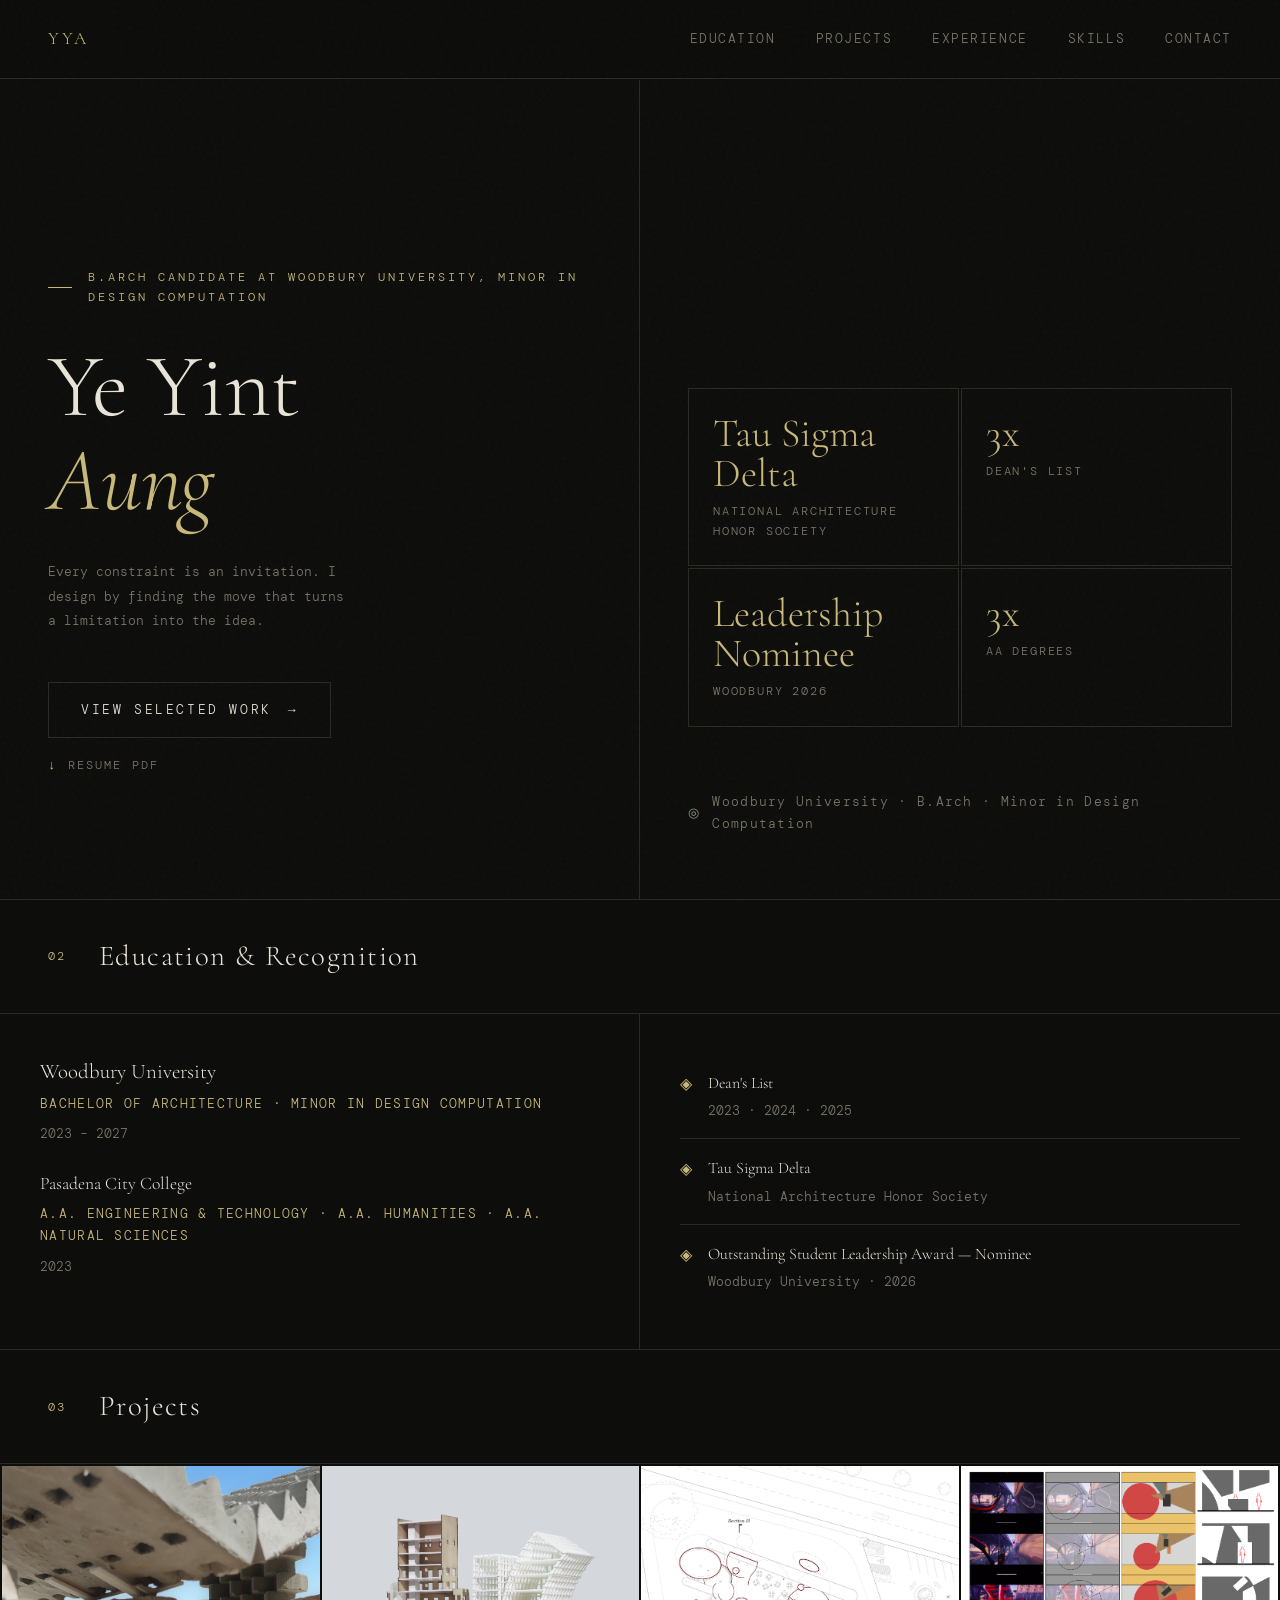
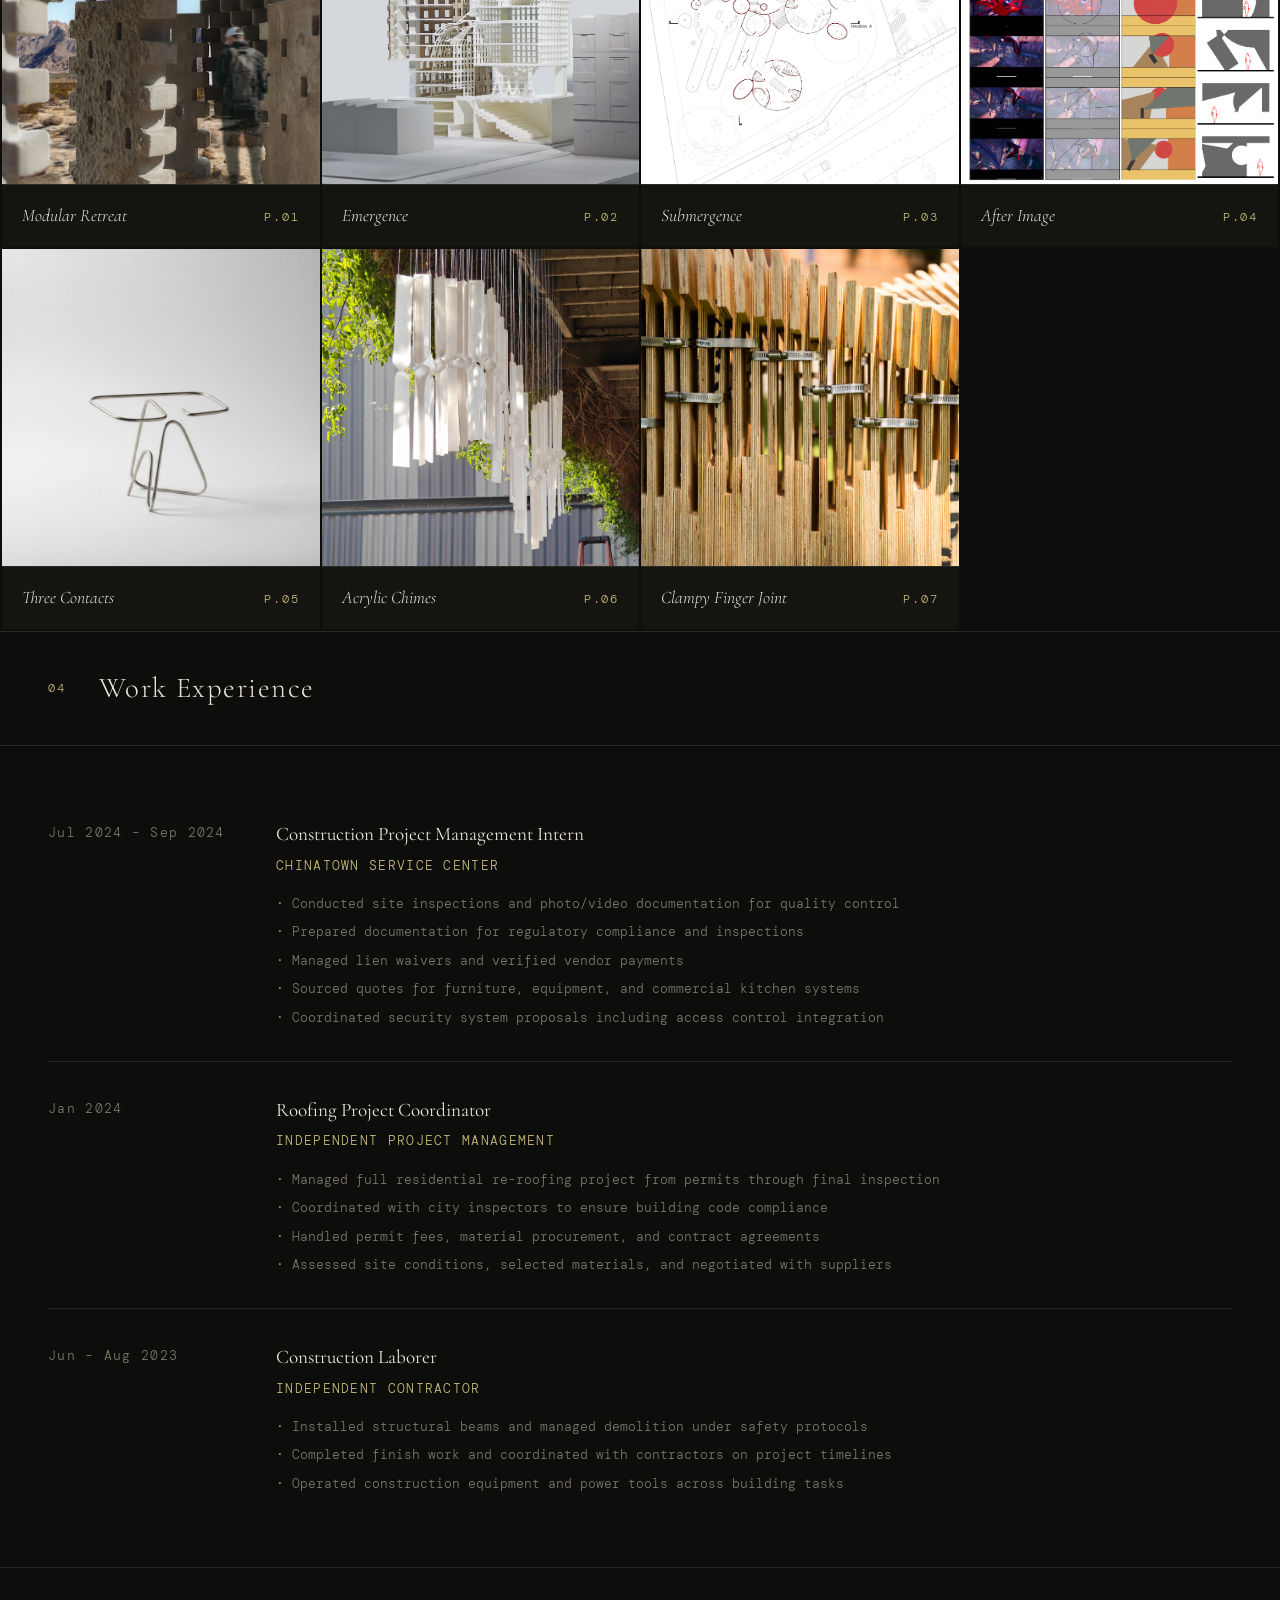
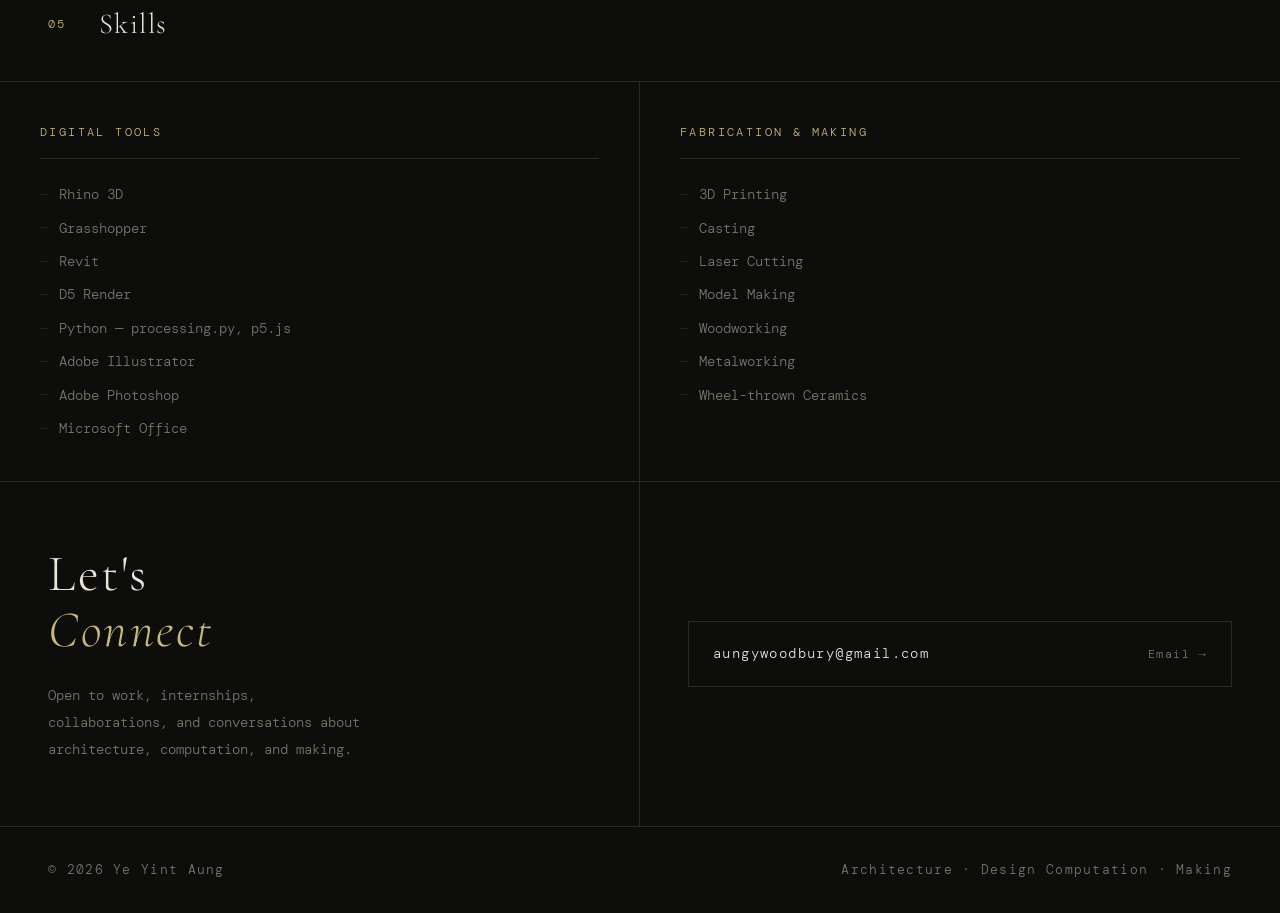
<file: index (4).html>
<!DOCTYPE html>
<html lang="en">
<head>
  <meta charset="UTF-8"/>
  <meta name="viewport" content="width=device-width, initial-scale=1.0"/>
  <title>Ye Yint Aung — Architecture Portfolio</title>
  <link href="https://fonts.googleapis.com/css2?family=Cormorant+Garamond:ital,wght@0,300;0,400;0,600;1,300;1,400&family=DM+Mono:wght@300;400&display=swap" rel="stylesheet"/>
  <link rel="stylesheet" href="style.css"/>
  <link rel="icon" type="image/png" href="favicon.png"/>
</head>
<body>

<!-- ══ NAV ══ -->
<nav>
  <a href="index.html" class="nav-logo">YYA</a>
  <div class="nav-links">
    <a href="#education">Education</a>
    <a href="projects.html">Projects</a>
    <a href="#experience">Experience</a>
    <a href="#skills">Skills</a>
    <a href="#contact">Contact</a>
  </div>
  <button class="nav-hamburger" id="nav-hamburger" aria-label="Toggle menu">
    <span></span><span></span><span></span>
  </button>
</nav>

<!-- ══ 01 · INTRODUCTION ══ -->
<section id="hero">
  <div class="hero-left">
    <div class="hero-tag">B.Arch candidate at Woodbury University, Minor in Design Computation</div>
    <h1>Ye Yint<br/><em>Aung</em></h1>
    <p class="hero-desc">
      Every constraint is an invitation. I design by finding the move that turns a limitation into the idea.
    </p>
    <a href="#projects" class="hero-cta">View Selected Work</a>
    <div class="hero-downloads">
      <a href="assets/YeYintAung-Resume.pdf" download class="hero-dl-btn">
        <span class="dl-icon">↓</span> Resume PDF
      </a>
    </div>
  </div>
  <div class="hero-right">
    <div class="hero-stats">
      <div class="stat">
        <div class="stat-num">Tau Sigma Delta</div>
        <div class="stat-label">National Architecture Honor Society</div>
      </div>
      <div class="stat">
        <div class="stat-num">3x</div>
        <div class="stat-label">Dean's List</div>
      </div>
      <div class="stat">
        <div class="stat-num">Leadership Nominee</div>
        <div class="stat-label">Woodbury 2026</div>
      </div>
      <div class="stat">
        <div class="stat-num">3x</div>
        <div class="stat-label">AA Degrees</div>
      </div>
    </div>
    <div class="hero-location">Woodbury University · B.Arch · Minor in Design Computation</div>
  </div>
</section>

<!-- ══ 02 · EDUCATION & RECOGNITION ══ -->
<section id="education">
  <div class="section-header">
    <span class="section-num">02</span>
    <h2>Education &amp; Recognition</h2>
  </div>
  <div class="edu-grid">
    <div class="edu-block">
      <div class="edu-school">Woodbury University</div>
      <div class="edu-degree">Bachelor of Architecture · Minor in Design Computation</div>
      <div class="edu-year">2023 – 2027</div>

      <div class="edu-school" style="font-size:1.1rem;">Pasadena City College</div>
      <div class="edu-degree">A.A. Engineering &amp; Technology · A.A. Humanities · A.A. Natural Sciences</div>
      <div class="edu-year">2023</div>
    </div>
    <div class="edu-block">
      <div class="award-item">
        <div class="award-icon">◈</div>
        <div>
          <div class="award-name">Dean's List</div>
          <div class="award-detail">2023 · 2024 · 2025</div>
        </div>
      </div>
      <div class="award-item">
        <div class="award-icon">◈</div>
        <div>
          <div class="award-name">Tau Sigma Delta</div>
          <div class="award-detail">National Architecture Honor Society</div>
        </div>
      </div>
      <div class="award-item">
        <div class="award-icon">◈</div>
        <div>
          <div class="award-name">Outstanding Student Leadership Award — Nominee</div>
          <div class="award-detail">Woodbury University · 2026</div>
        </div>
      </div>
    </div>
  </div>
</section>

<!-- ══ 03 · PROJECTS ══ -->
<section id="projects">
  <div class="section-header">
    <span class="section-num">03</span>
    <h2>Projects</h2>
  </div>
  <div class="projects-grid">

    <!-- P.01 -->
    <a href="modular-retreat.html" class="project-card">
      <div class="card-image">
        <img src="images/modular-retreat-cover.png.png" alt="Modular Retreat"/>
        <div class="card-overlay">
          <div class="overlay-tag">Modular Retreat</div>
          <p class="overlay-desc">A pavilion for hikers approaching Mount Whitney. Two panel types, 75% perlite mix — the molds become benches.</p>
          <span class="overlay-cta">Tilt-up Concrete · Lone Pine, CA</span>
        </div>
      </div>
      <div class="card-body">
        <div class="card-name">Modular Retreat</div>
        <div class="card-num">P.01</div>
      </div>
    </a>

    <!-- P.02 -->
    <a href="emergence.html" class="project-card">
      <div class="card-image">
        <img src="images/emergence-cover.png.png" alt="Emergence"/>
        <div class="card-overlay">
          <div class="overlay-tag">Emergence</div>
          <p class="overlay-desc">The historic E. Clem Wilson Building reborn as a Center for Art, Media, and Performance. The old structure generates the new.</p>
          <span class="overlay-cta">Adaptive Reuse · Los Angeles, CA</span>
        </div>
      </div>
      <div class="card-body">
        <div class="card-name">Emergence</div>
        <div class="card-num">P.02</div>
      </div>
    </a>

    <!-- P.03 -->
    <a href="submergence.html" class="project-card">
      <div class="card-image">
        <img src="images/submergence-cover.jpg" alt="Submergence"/>
        <div class="card-overlay">
          <div class="overlay-tag">Submergence</div>
          <p class="overlay-desc">An underused pool site reactivated as civic space. A floating canopy shades, collects rainwater, and lets light in across a triangular urban site.</p>
          <span class="overlay-cta">Civic Design · Chinatown, Los Angeles</span>
        </div>
      </div>
      <div class="card-body">
        <div class="card-name">Submergence</div>
        <div class="card-num">P.03</div>
      </div>
    </a>

    <!-- P.04 -->
    <a href="after-image.html" class="project-card">
      <div class="card-image">
        <img src="images/after-image-cover.png" alt="After Image"/>
        <div class="card-overlay">
          <div class="overlay-tag">After Image</div>
          <p class="overlay-desc">A student lounge built from motion. Footage from Spider-Verse tracked, abstracted, and extruded into a geometry frozen mid-glitch.</p>
          <span class="overlay-cta">Student Lounge · Burbank, CA</span>
        </div>
      </div>
      <div class="card-body">
        <div class="card-name">After Image</div>
        <div class="card-num">P.04</div>
      </div>
    </a>

    <!-- P.05 -->
    <a href="three-contacts.html" class="project-card">
      <div class="card-image">
        <img src="images/three-contacts-cover.jpg" alt="Three Contacts"/>
        <div class="card-overlay">
          <div class="overlay-tag">Three Contacts</div>
          <p class="overlay-desc">A bookstand from one continuous cold-rolled steel rod. Three contacts — a point, a curve, and a line.</p>
          <span class="overlay-cta">Object Design</span>
        </div>
      </div>
      <div class="card-body">
        <div class="card-name">Three Contacts</div>
        <div class="card-num">P.05</div>
      </div>
    </a>

    <!-- P.06 -->
    <a href="acrylic-chimes.html" class="project-card">
      <div class="card-image">
        <img src="images/acrylic-chimes-cover.jpg" alt="Acrylic Chimes"/>
        <div class="card-overlay">
          <div class="overlay-tag">Acrylic Chimes</div>
          <p class="overlay-desc">The installation reshapes recycled acrylic into a rhythmic field of chimes that frame fragments of the surrounds, invite tactile interactions, and respond to movement and airflow with subtle sound and shimmer.</p>
          <span class="overlay-cta">Installation</span>
        </div>
      </div>
      <div class="card-body">
        <div class="card-name">Acrylic Chimes</div>
        <div class="card-num">P.06</div>
      </div>
    </a>

    <!-- P.07 -->
    <a href="clampy-finger-joint.html" class="project-card">
      <div class="card-image">
        <img src="images/clampy-finger-joint-cover.jpg" alt="Clampy Finger Joint"/>
        <div class="card-overlay">
          <div class="overlay-tag">Clampy Finger Joint</div>
          <p class="overlay-desc">A recycled wood bench held together by hose clamps, using uniquely labeled components to create structure through compression and friction.</p>
          <span class="overlay-cta">Installation</span>
        </div>
      </div>
      <div class="card-body">
        <div class="card-name">Clampy Finger Joint</div>
        <div class="card-num">P.07</div>
      </div>
    </a>

  </div>
</section>

<!-- ══ 04 · EXPERIENCE ══ -->
<section id="experience">
  <div class="section-header">
    <span class="section-num">04</span>
    <h2>Work Experience</h2>
  </div>
  <div class="exp-list">
    <div class="exp-item">
      <div class="exp-date">Jul 2024 – Sep 2024</div>
      <div>
        <div class="exp-role">Construction Project Management Intern</div>
        <div class="exp-company">Chinatown Service Center</div>
        <ul class="exp-bullets">
          <li>Conducted site inspections and photo/video documentation for quality control</li>
          <li>Prepared documentation for regulatory compliance and inspections</li>
          <li>Managed lien waivers and verified vendor payments</li>
          <li>Sourced quotes for furniture, equipment, and commercial kitchen systems</li>
          <li>Coordinated security system proposals including access control integration</li>
        </ul>
      </div>
    </div>
    <div class="exp-item">
      <div class="exp-date">Jan 2024</div>
      <div>
        <div class="exp-role">Roofing Project Coordinator</div>
        <div class="exp-company">Independent Project Management</div>
        <ul class="exp-bullets">
          <li>Managed full residential re-roofing project from permits through final inspection</li>
          <li>Coordinated with city inspectors to ensure building code compliance</li>
          <li>Handled permit fees, material procurement, and contract agreements</li>
          <li>Assessed site conditions, selected materials, and negotiated with suppliers</li>
        </ul>
      </div>
    </div>
    <div class="exp-item">
      <div class="exp-date">Jun – Aug 2023</div>
      <div>
        <div class="exp-role">Construction Laborer</div>
        <div class="exp-company">Independent Contractor</div>
        <ul class="exp-bullets">
          <li>Installed structural beams and managed demolition under safety protocols</li>
          <li>Completed finish work and coordinated with contractors on project timelines</li>
          <li>Operated construction equipment and power tools across building tasks</li>
        </ul>
      </div>
    </div>
  </div>
</section>

<!-- ══ 05 · SKILLS ══ -->
<section id="skills">
  <div class="section-header">
    <span class="section-num">05</span>
    <h2>Skills</h2>
  </div>
  <div class="skills-grid">
    <div class="skill-group">
      <div class="skill-group-title">Digital Tools</div>
      <ul class="skill-list">
        <li>Rhino 3D</li>
        <li>Grasshopper</li>
        <li>Revit</li>
        <li>D5 Render</li>
        <li>Python — processing.py, p5.js</li>
        <li>Adobe Illustrator</li>
        <li>Adobe Photoshop</li>
        <li>Microsoft Office</li>
      </ul>
    </div>
    <div class="skill-group">
      <div class="skill-group-title">Fabrication &amp; Making</div>
      <ul class="skill-list">
        <li>3D Printing</li>
        <li>Casting</li>
        <li>Laser Cutting</li>
        <li>Model Making</li>
        <li>Woodworking</li>
        <li>Metalworking</li>
        <li>Wheel-thrown Ceramics</li>
      </ul>
    </div>
  </div>
</section>

<!-- ══ 06 · CONTACT ══ -->
<section id="contact">
  <div class="contact-left">
    <h2 class="contact-heading">Let's<br/><em>Connect</em></h2>
    <p class="contact-sub">Open to work, internships, collaborations, and conversations about architecture, computation, and making.</p>
  </div>
  <div class="contact-right">
    <a href="mailto:aungywoodbury@gmail.com" class="contact-link">
      aungywoodbury@gmail.com
      <span>Email →</span>
    </a>
  </div>
</section>

<footer>
  <span>© 2026 Ye Yint Aung</span>
  <span>Architecture · Design Computation · Making</span>
</footer>

<script>
  const hamburger = document.getElementById('nav-hamburger');
  const navLinks = document.querySelector('.nav-links');
  hamburger.addEventListener('click', () => {
    navLinks.classList.toggle('open');
  });
  navLinks.querySelectorAll('a').forEach(link => {
    link.addEventListener('click', () => navLinks.classList.remove('open'));
  });
</script>

</body>
</html>
</file>
<file: style.css>
/* ============================================================
   YE YINT AUNG — Portfolio Stylesheet
   Shared across all pages
   ============================================================ */

*, *::before, *::after { box-sizing: border-box; margin: 0; padding: 0; }

:root {
  --bg: #0d0d0b;
  --surface: #141410;
  --border: #2a2a24;
  --text: #e8e4d8;
  --muted: #7a7668;
  --accent: #c8b87a;
  --accent2: #8a9e8c;
}

html { scroll-behavior: smooth; }

body {
  background: var(--bg);
  color: var(--text);
  font-family: 'DM Mono', monospace;
  font-weight: 300;
  font-size: 13px;
  line-height: 1.7;
  cursor: crosshair;
}

body::before {
  content: '';
  position: fixed;
  inset: 0;
  background-image: url("data:image/svg+xml,%3Csvg viewBox='0 0 256 256' xmlns='http://www.w3.org/2000/svg'%3E%3Cfilter id='noise'%3E%3CfeTurbulence type='fractalNoise' baseFrequency='0.9' numOctaves='4' stitchTiles='stitch'/%3E%3C/filter%3E%3Crect width='100%25' height='100%25' filter='url(%23noise)' opacity='0.04'/%3E%3C/svg%3E");
  pointer-events: none;
  z-index: 999;
  opacity: 0.6;
}

/* ── NAV ── */
nav {
  position: fixed;
  top: 0; left: 0; right: 0;
  z-index: 100;
  display: flex;
  justify-content: space-between;
  align-items: center;
  padding: 1.5rem 3rem;
  border-bottom: 1px solid var(--border);
  background: rgba(13,13,11,0.9);
  backdrop-filter: blur(12px);
}
.nav-logo {
  font-family: 'Cormorant Garamond', serif;
  font-size: 1.1rem;
  letter-spacing: 0.15em;
  color: var(--accent);
  text-decoration: none;
}
.nav-links { display: flex; gap: 2.5rem; align-items: center; }
.nav-links a {
  color: var(--muted);
  text-decoration: none;
  letter-spacing: 0.12em;
  font-size: 13px;
  text-transform: uppercase;
  transition: color 0.3s;
}
.nav-links a:hover { color: var(--accent); }
.nav-back {
  display: flex;
  align-items: center;
  gap: 0.5rem;
  color: var(--muted);
  text-decoration: none;
  font-size: 13px;
  letter-spacing: 0.15em;
  text-transform: uppercase;
  transition: color 0.3s;
}
.nav-back:hover { color: var(--accent); }
.nav-back::before { content: '←'; }

/* ── HAMBURGER ── */
.nav-hamburger {
  display: none;
  flex-direction: column;
  gap: 5px;
  background: none;
  border: none;
  cursor: pointer;
  padding: 0.25rem;
}
.nav-hamburger span {
  display: block;
  width: 22px;
  height: 1px;
  background: var(--accent);
  transition: all 0.3s;
}

/* ── SECTION WRAPPER ── */
section { border-bottom: 1px solid var(--border); scroll-margin-top: 72px; }

.section-header {
  display: flex;
  align-items: center;
  gap: 2rem;
  padding: 2rem 3rem;
  border-bottom: 1px solid var(--border);
}
.section-num {
  font-size: 12px;
  letter-spacing: 0.2em;
  color: var(--accent);
}
h2 {
  font-family: 'Cormorant Garamond', serif;
  font-size: 1.8rem;
  font-weight: 300;
  letter-spacing: 0.05em;
}

/* ── HERO ── */
#hero {
  min-height: 100vh;
  display: grid;
  grid-template-columns: 1fr 1fr;
  border-bottom: 1px solid var(--border);
  padding-top: 80px;
}
.hero-left {
  padding: 8rem 3rem 4rem;
  border-right: 1px solid var(--border);
  display: flex;
  flex-direction: column;
  justify-content: center;
}
.hero-tag {
  font-size: 12px;
  letter-spacing: 0.25em;
  text-transform: uppercase;
  color: var(--accent);
  margin-bottom: 2rem;
  display: flex;
  align-items: center;
  gap: 1rem;
}
.hero-tag::before {
  content: '';
  display: block;
  width: 2rem;
  height: 1px;
  background: var(--accent);
}
h1 {
  font-family: 'Cormorant Garamond', serif;
  font-size: clamp(3.5rem, 7vw, 6rem);
  font-weight: 300;
  line-height: 1.05;
  letter-spacing: -0.01em;
  color: var(--text);
  margin-bottom: 2rem;
}
h1 em { font-style: italic; color: var(--accent); }
.hero-desc {
  max-width: 38ch;
  color: var(--muted);
  line-height: 1.9;
  margin-bottom: 3rem;
}
.hero-cta {
  display: inline-flex;
  align-items: center;
  gap: 1rem;
  color: var(--text);
  text-decoration: none;
  font-size: 13px;
  letter-spacing: 0.2em;
  text-transform: uppercase;
  border: 1px solid var(--border);
  padding: 1rem 2rem;
  transition: all 0.3s;
  cursor: pointer;
  align-self: flex-start;
  margin-bottom: 1rem;
}
.hero-cta:hover { border-color: var(--accent); color: var(--accent); background: rgba(200,184,122,0.04); }
.hero-cta::after { content: '→'; transition: transform 0.3s; }
.hero-cta:hover::after { transform: translateX(4px); }

/* ── HERO DOWNLOAD BUTTONS ── */
.hero-downloads {
  display: flex;
  gap: 0.75rem;
}

.hero-dl-btn {
  display: inline-flex;
  align-items: center;
  gap: 0.6rem;
  color: var(--muted);
  text-decoration: none;
  font-size: 12px;
  letter-spacing: 0.18em;
  text-transform: uppercase;
  transition: all 0.3s;
}

.hero-dl-btn:hover {
  border-color: var(--accent);
  color: var(--accent);
  background: rgba(200, 184, 122, 0.04);
}

.dl-icon {
  font-size: 13px;
  color: var(--accent);
}

.hero-right {
  padding: 8rem 3rem 4rem;
  display: flex;
  flex-direction: column;
  justify-content: flex-end;
}
.hero-stats {
  display: grid;
  grid-template-columns: 1fr 1fr;
  gap: 2px;
  margin-bottom: 4rem;
}
.stat {
  border: 1px solid var(--border);
  padding: 1.5rem;
  transition: border-color 0.3s;
}
.stat:hover { border-color: var(--accent); }
.stat-num {
  font-family: 'Cormorant Garamond', serif;
  font-size: 2.5rem;
  font-weight: 300;
  color: var(--accent);
  line-height: 1;
  margin-bottom: 0.5rem;
}
.stat-label {
  font-size: 12px;
  letter-spacing: 0.15em;
  text-transform: uppercase;
  color: var(--muted);
}
.hero-location {
  display: flex;
  align-items: center;
  gap: 0.75rem;
  color: var(--muted);
  font-size: 13px;
  letter-spacing: 0.1em;
}
.hero-location::before { content: '◎'; color: var(--accent2); }

/* ── EDUCATION ── */
.edu-grid {
  display: grid;
  grid-template-columns: 1fr 1fr;
}
.edu-block {
  border-right: 1px solid var(--border);
  padding: 2.5rem;
}
.edu-block:last-child { border-right: none; }
.edu-school {
  font-family: 'Cormorant Garamond', serif;
  font-size: 1.3rem;
  margin-bottom: 0.25rem;
}
.edu-degree {
  color: var(--accent);
  font-size: 13px;
  letter-spacing: 0.1em;
  text-transform: uppercase;
  margin-bottom: 0.5rem;
}
.edu-year { color: var(--muted); font-size: 13px; margin-bottom: 1.5rem; }
.award-item {
  display: flex;
  align-items: flex-start;
  gap: 1rem;
  padding: 1rem 0;
  border-bottom: 1px solid var(--border);
}
.award-item:last-child { border-bottom: none; }
.award-icon { color: var(--accent); font-size: 16px; }
.award-name {
  font-family: 'Cormorant Garamond', serif;
  font-size: 1rem;
  margin-bottom: 0.2rem;
}
.award-detail { color: var(--muted); font-size: 13px; }

/* ── PROJECTS GRID (landing page) ── */
.projects-grid {
  display: grid;
  grid-template-columns: repeat(4, 1fr);
  gap: 2px;
  padding: 2px;
}

.project-card {
  text-decoration: none;
  color: var(--text);
  display: block;
  position: relative;
  overflow: hidden;
  background: var(--surface);
  min-width: 0;
}

/* Square image */
.card-image {
  width: 100%;
  aspect-ratio: 1 / 1;
  background: var(--surface);
  overflow: hidden;
  position: relative;
}
.card-image img {
  width: 100%;
  height: 100%;
  object-fit: cover;
  display: block;
  transition: transform 0.5s ease;
}
.project-card:hover .card-image img { transform: scale(1.05); }

/* Placeholder shown when no image */
.card-image .placeholder {
  position: absolute;
  inset: 0;
  display: flex;
  flex-direction: column;
  align-items: center;
  justify-content: center;
  gap: 0.5rem;
  color: var(--border);
  font-size: 12px;
  letter-spacing: 0.15em;
  text-transform: uppercase;
}
.card-image .placeholder span { color: var(--muted); }

/* Hover overlay with description */
.card-overlay {
  position: absolute;
  inset: 0;
  background: rgba(13, 13, 11, 0.88);
  display: flex;
  flex-direction: column;
  align-items: center;
  justify-content: center;
  padding: 1.5rem;
  opacity: 0;
  transition: opacity 0.35s ease;
  text-align: center;
}
.project-card:hover .card-overlay { opacity: 1; }

.overlay-tag {
  font-size: 12px;
  letter-spacing: 0.2em;
  text-transform: uppercase;
  color: var(--accent);
  margin-bottom: 0.75rem;
}
.overlay-desc {
  color: var(--text);
  font-size: 12px;
  line-height: 1.8;
  max-width: 24ch;
}
.overlay-cta {
  margin-top: 1.25rem;
  font-size: 12px;
  letter-spacing: 0.2em;
  text-transform: uppercase;
  color: var(--accent);
  display: flex;
  align-items: center;
  gap: 0.5rem;
}
.overlay-cta::after { content: '→'; }

/* Name label below image */
.card-body {
  padding: 1rem 1.25rem;
  border-top: 1px solid var(--border);
  display: flex;
  align-items: baseline;
  justify-content: space-between;
}
.card-name {
  font-family: 'Cormorant Garamond', serif;
  font-size: 1.1rem;
  font-weight: 300;
  font-style: italic;
}
.card-num {
  font-size: 12px;
  color: var(--accent);
  letter-spacing: 0.15em;
}

/* ── EXPERIENCE ── */
.exp-list {
  padding: 2.5rem 3rem;
}
.exp-item {
  display: grid;
  grid-template-columns: 180px 1fr;
  gap: 3rem;
  padding: 2rem 0;
  border-bottom: 1px solid var(--border);
}
.exp-item:last-child { border-bottom: none; }
.exp-date { font-size: 13px; color: var(--muted); letter-spacing: 0.1em; padding-top: 0.25rem; }
.exp-role {
  font-family: 'Cormorant Garamond', serif;
  font-size: 1.2rem;
  font-weight: 400;
  margin-bottom: 0.25rem;
}
.exp-company {
  font-size: 13px;
  letter-spacing: 0.1em;
  color: var(--accent);
  margin-bottom: 1rem;
  text-transform: uppercase;
}
.exp-bullets { list-style: none; display: flex; flex-direction: column; gap: 0.4rem; }
.exp-bullets li {
  color: var(--muted);
  font-size: 13px;
  padding-left: 1rem;
  position: relative;
}
.exp-bullets li::before { content: '·'; position: absolute; left: 0; color: var(--accent); }

/* ── SKILLS ── */
.skills-grid {
  display: grid;
  grid-template-columns: 1fr 1fr;
}
.skill-group {
  border-right: 1px solid var(--border);
  padding: 2.5rem;
}
.skill-group:last-child { border-right: none; }
.skill-group-title {
  font-size: 12px;
  letter-spacing: 0.2em;
  text-transform: uppercase;
  color: var(--accent);
  margin-bottom: 1.5rem;
  padding-bottom: 1rem;
  border-bottom: 1px solid var(--border);
}
.skill-list { list-style: none; display: flex; flex-direction: column; gap: 0.6rem; }
.skill-list li {
  color: var(--muted);
  font-size: 14px;
  display: flex;
  align-items: center;
  gap: 0.75rem;
  transition: color 0.2s;
}
.skill-list li:hover { color: var(--text); }
.skill-list li::before { content: '—'; color: var(--border); font-size: 12px; }

/* ── CONTACT ── */
#contact {
  display: grid;
  grid-template-columns: 1fr 1fr;
}
.contact-left { padding: 4rem 3rem; border-right: 1px solid var(--border); }
.contact-right { padding: 4rem 3rem; display: flex; flex-direction: column; gap: 1.5rem; justify-content: center; }
.contact-heading {
  font-family: 'Cormorant Garamond', serif;
  font-size: clamp(2rem, 4vw, 3.5rem);
  font-weight: 300;
  line-height: 1.1;
  margin-bottom: 1.5rem;
}
.contact-heading em { font-style: italic; color: var(--accent); }
.contact-sub { color: var(--muted); max-width: 40ch; line-height: 1.9; font-size: 14px; }
.contact-link {
  display: flex;
  align-items: center;
  justify-content: space-between;
  padding: 1.25rem 1.5rem;
  border: 1px solid var(--border);
  color: var(--text);
  text-decoration: none;
  font-size: 14px;
  letter-spacing: 0.1em;
  transition: all 0.3s;
}
.contact-link:hover { border-color: var(--accent); color: var(--accent); background: rgba(200,184,122,0.03); }
.contact-link span { color: var(--muted); font-size: 12px; }

/* ── FOOTER ── */
footer {
  padding: 2rem 3rem;
  display: flex;
  justify-content: space-between;
  align-items: center;
  color: var(--muted);
  font-size: 13px;
  letter-spacing: 0.1em;
}

/* ── PROJECT PAGE ── */
.project-hero {
  min-height: 50vh;
  display: grid;
  grid-template-columns: 1fr 1fr;
  padding-top: 80px;
  border-bottom: 1px solid var(--border);
}
.project-hero-left {
  padding: 5rem 3rem;
  border-right: 1px solid var(--border);
  display: flex;
  flex-direction: column;
  justify-content: center;
}
.project-hero-right {
  padding: 5rem 3rem;
  display: flex;
  flex-direction: column;
  justify-content: center;
  gap: 1.5rem;
}
.project-page-num {
  font-size: 12px;
  color: var(--accent);
  letter-spacing: 0.25em;
  margin-bottom: 1rem;
}
.project-page-title {
  font-family: 'Cormorant Garamond', serif;
  font-size: clamp(2.5rem, 5vw, 4.5rem);
  font-weight: 300;
  font-style: italic;
  line-height: 1.05;
  margin-bottom: 1.5rem;
}
.project-page-desc {
  color: var(--muted);
  line-height: 1.9;
  max-width: 44ch;
  font-size: 13px;
}
.project-meta-item { border-top: 1px solid var(--border); padding: 1rem 0; }
.project-meta-label { font-size: 12px; letter-spacing: 0.2em; text-transform: uppercase; color: var(--accent); margin-bottom: 0.3rem; }
.project-meta-value { font-size: 13px; color: var(--text); }

/* Image gallery on project pages */
.gallery { padding: 3rem; display: flex; flex-direction: column; gap: 2px; }

.gallery-row {
  display: grid;
  gap: 2px;
}
.gallery-row.full  { grid-template-columns: 1fr; }
.gallery-row.half  { grid-template-columns: 1fr 1fr; }
.gallery-row.third { grid-template-columns: 1fr 1fr 1fr; }

.gallery-img {
  width: 100%;
  background: var(--surface);
  border: 1px solid var(--border);
  overflow: hidden;
  position: relative;
}
.gallery-img.tall  { aspect-ratio: 4/3; }
.gallery-img.wide  { aspect-ratio: 16/9; }
.gallery-img.square { aspect-ratio: 1/1; }

.gallery-img img {
  width: 100%;
  height: 100%;
  object-fit: cover;
  display: block;
  transition: transform 0.5s ease;
}
.gallery-img:hover img { transform: scale(1.02); }

/* Placeholder for gallery images */
.gallery-img .img-placeholder {
  position: absolute;
  inset: 0;
  display: flex;
  flex-direction: column;
  align-items: center;
  justify-content: center;
  gap: 0.75rem;
  color: var(--muted);
  font-size: 12px;
  letter-spacing: 0.15em;
  text-transform: uppercase;
}
.gallery-img .img-placeholder .img-icon { font-size: 2rem; color: var(--border); }
.gallery-img .img-placeholder .img-label { color: var(--accent); }

.gallery-caption {
  padding: 0.75rem 0;
  font-size: 12px;
  color: var(--muted);
  letter-spacing: 0.05em;
  border-top: 1px solid var(--border);
  margin-top: 2px;
}

/* Project page nav (prev/next) */
.project-nav {
  display: grid;
  grid-template-columns: 1fr 1fr;
  border-top: 1px solid var(--border);
}
.project-nav-item {
  padding: 2.5rem 3rem;
  text-decoration: none;
  color: var(--muted);
  font-size: 12px;
  letter-spacing: 0.15em;
  text-transform: uppercase;
  transition: all 0.3s;
  border-right: 1px solid var(--border);
  display: flex;
  flex-direction: column;
  gap: 0.5rem;
}
.project-nav-item:last-child { border-right: none; text-align: right; }
.project-nav-item:hover { color: var(--accent); background: rgba(200,184,122,0.02); }
.project-nav-label { font-size: 12px; color: var(--border); margin-bottom: 0.25rem; }
.project-nav-title {
  font-family: 'Cormorant Garamond', serif;
  font-size: 1.2rem;
  font-weight: 300;
  font-style: italic;
  color: var(--text);
}

/* ── ANIMATIONS ── */
@keyframes fadeUp {
  from { opacity: 0; transform: translateY(24px); }
  to   { opacity: 1; transform: translateY(0); }
}
.hero-left > * {
  animation: fadeUp 0.8s ease both;
}
.hero-left > *:nth-child(1) { animation-delay: 0.1s; }
.hero-left > *:nth-child(2) { animation-delay: 0.25s; }
.hero-left > *:nth-child(3) { animation-delay: 0.4s; }
.hero-left > *:nth-child(4) { animation-delay: 0.55s; }
.hero-left > *:nth-child(5) { animation-delay: 0.7s; }

/* ── RESPONSIVE ── */
@media (max-width: 1024px) {
  .projects-grid { grid-template-columns: repeat(2, 1fr); }
}

@media (max-width: 768px) {
  nav { padding: 1.25rem 1.5rem; }

  .nav-hamburger { display: flex; }

  .nav-links {
    display: none;
    position: absolute;
    top: 100%;
    left: 0;
    right: 0;
    flex-direction: column;
    background: rgba(13,13,11,0.97);
    border-bottom: 1px solid var(--border);
    padding: 1.5rem 2rem;
    gap: 1.5rem;
  }
  .nav-links.open { display: flex; }

  #hero { grid-template-columns: 1fr; }
  .hero-left { padding: 6rem 1.5rem 2rem; border-right: none; border-bottom: 1px solid var(--border); }
  .hero-right { padding: 2rem 1.5rem 3rem; }
  .hero-downloads { flex-wrap: wrap; }
  .projects-grid { grid-template-columns: 1fr; }
  .project-card { border-right: none !important; }
  .skills-grid { grid-template-columns: 1fr; }
  .skill-group { border-right: none; border-bottom: 1px solid var(--border); }
  .exp-item { grid-template-columns: 1fr; gap: 0.5rem; }
  .edu-grid { grid-template-columns: 1fr; }
  .edu-block { border-right: none; border-bottom: 1px solid var(--border); }
  #contact { grid-template-columns: 1fr; }
  .contact-left { border-right: none; border-bottom: 1px solid var(--border); }
  .section-header { padding: 1.5rem; }
  .exp-list { padding: 1.5rem; }
  .project-hero { grid-template-columns: 1fr; }
  .project-hero-left { border-right: none; border-bottom: 1px solid var(--border); padding: 4rem 1.5rem 2rem; }
  .project-hero-right { padding: 2rem 1.5rem; }
  .gallery { padding: 1.5rem; }
  .gallery-row.half, .gallery-row.third { grid-template-columns: 1fr; }
  .project-nav { grid-template-columns: 1fr; }
  .project-nav-item { border-right: none; border-bottom: 1px solid var(--border); }
  .project-nav-item:last-child { text-align: left; }
}
</file>
